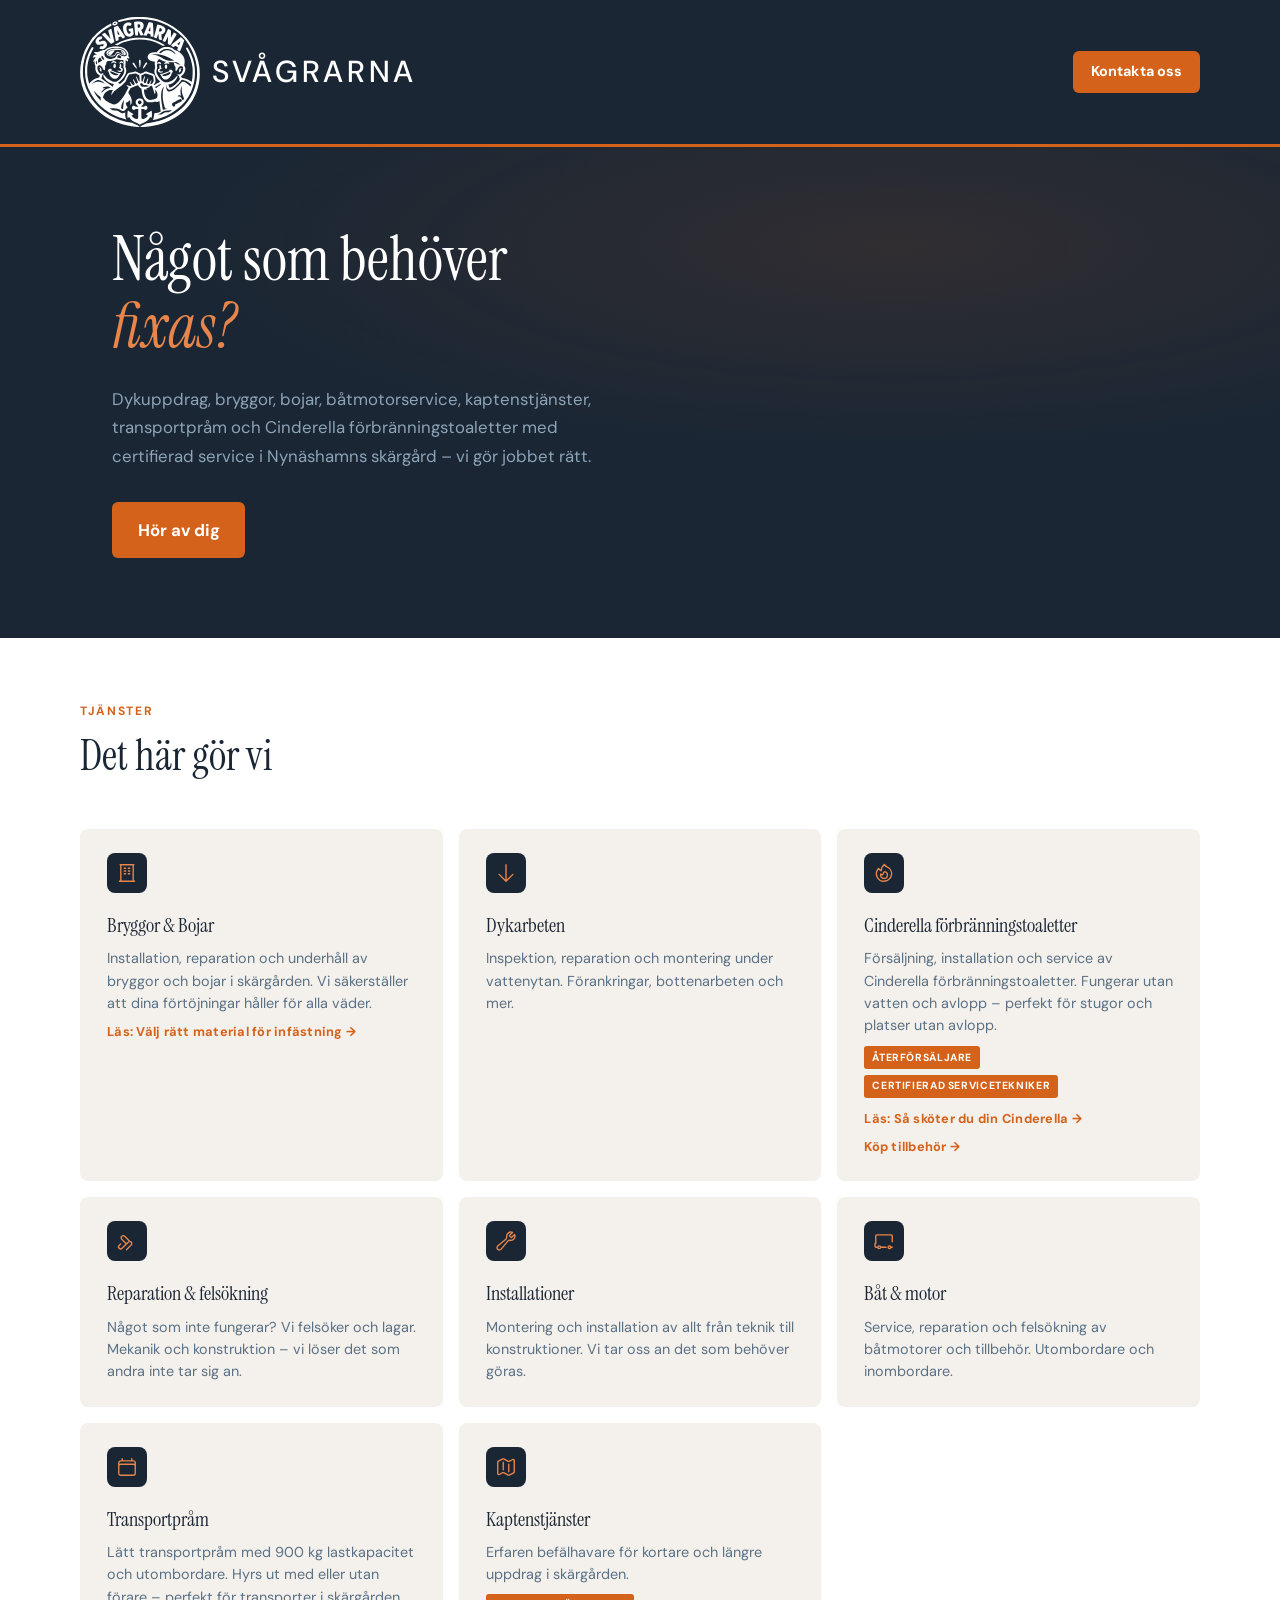
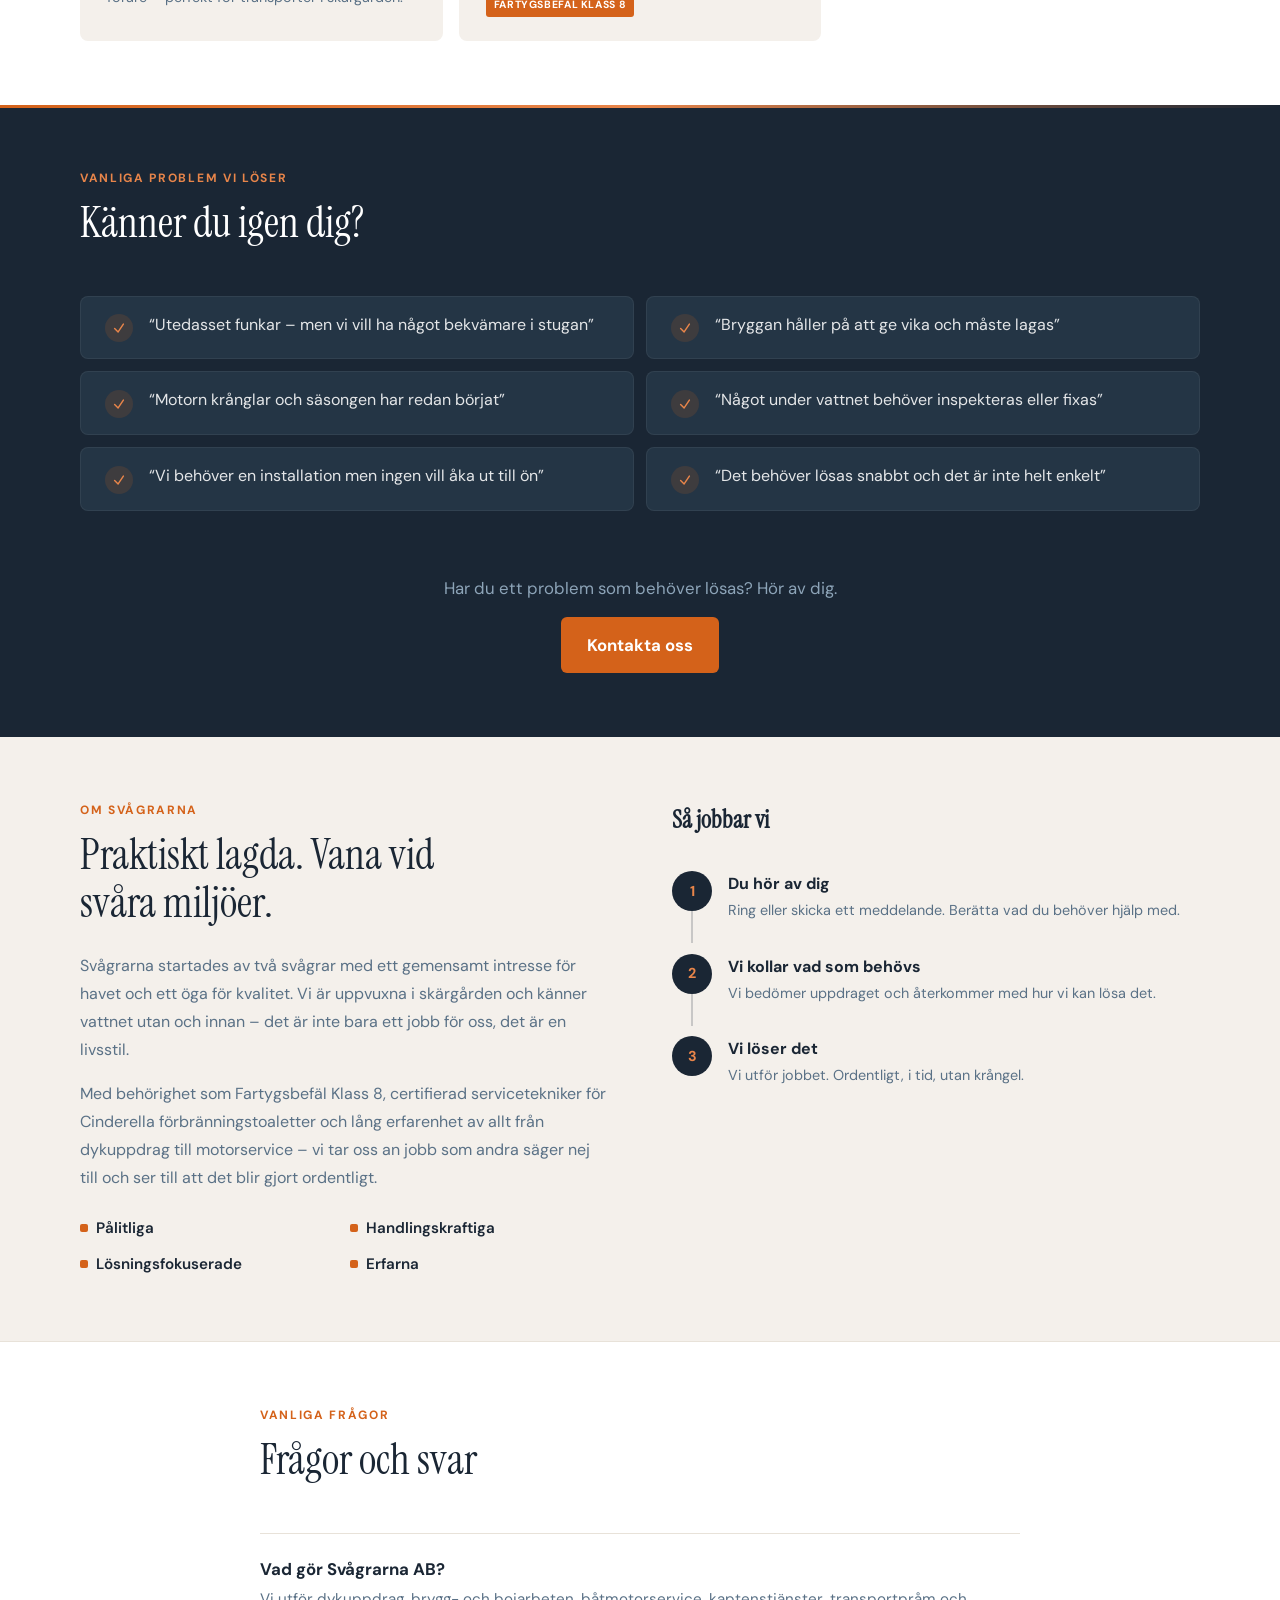
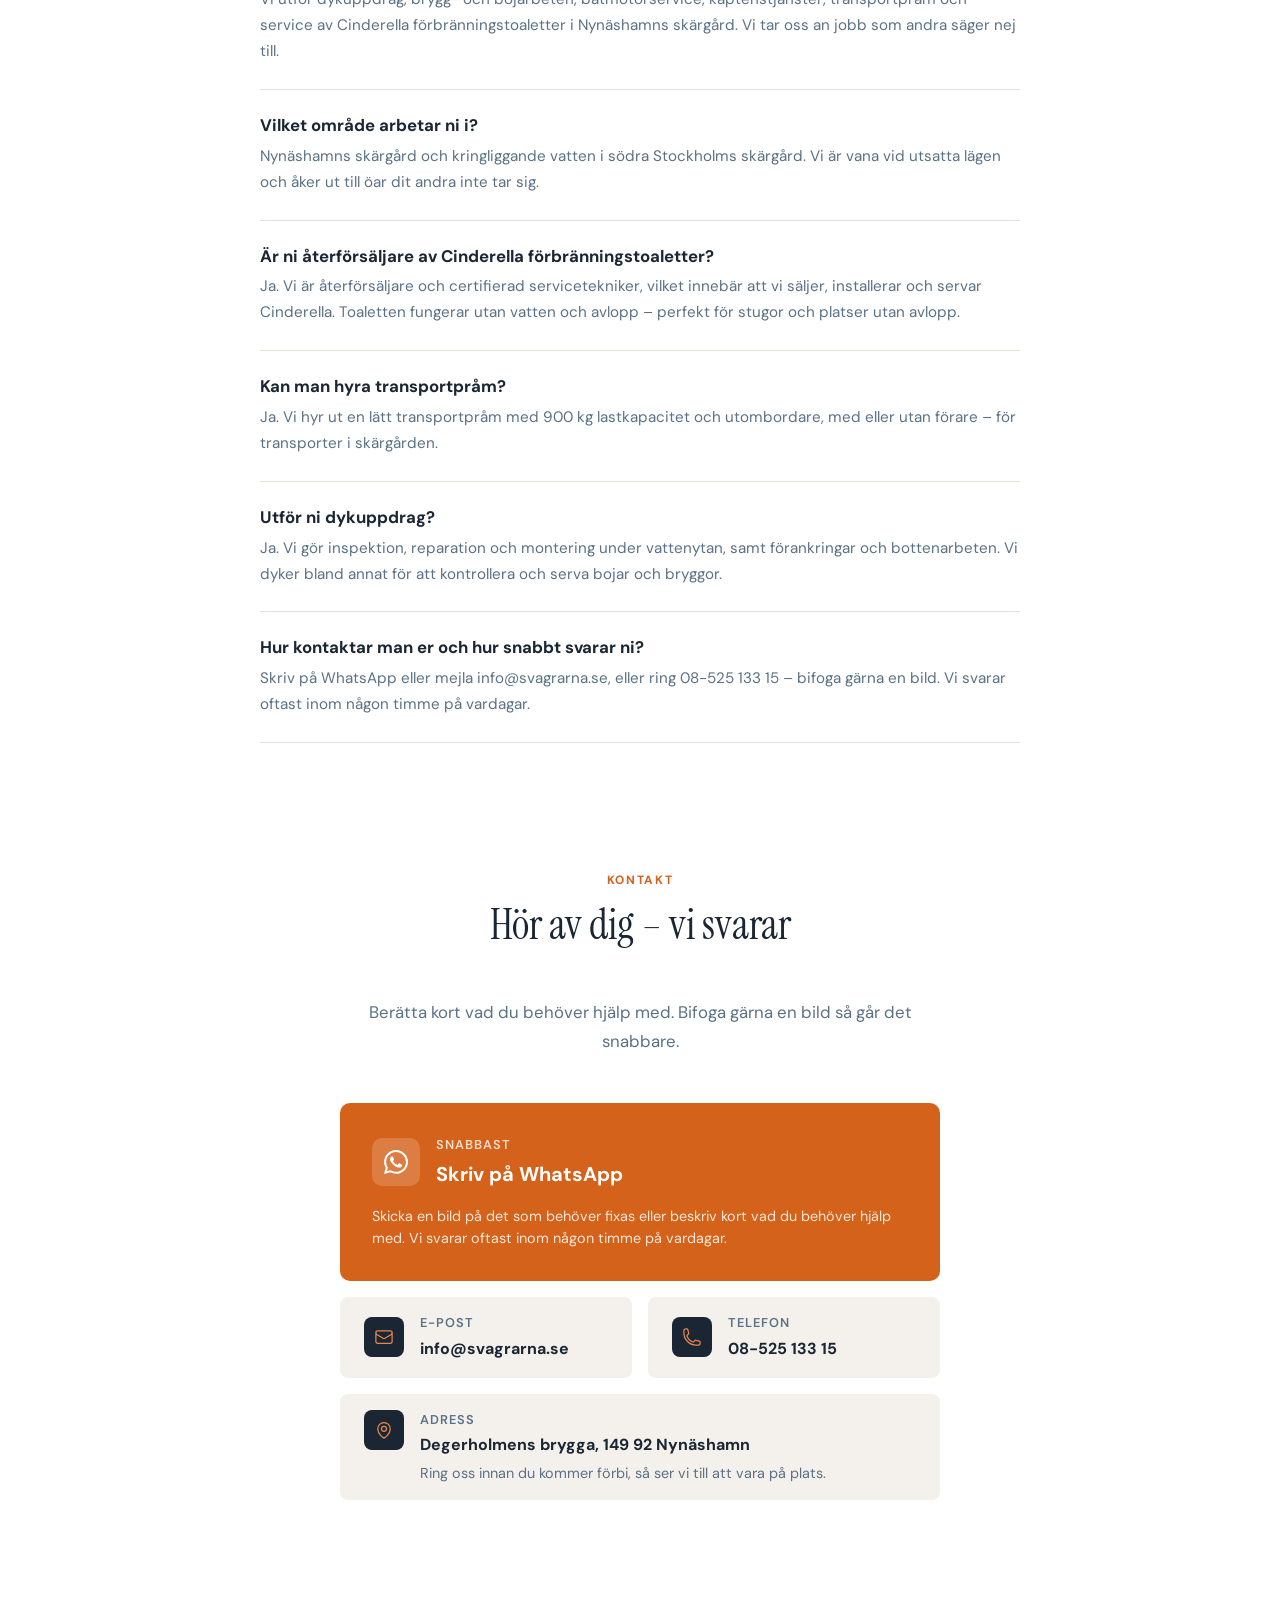
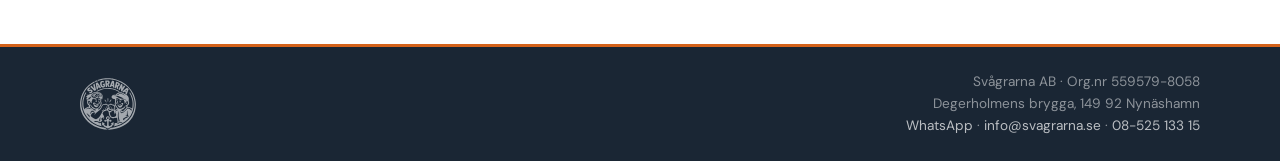
<file: index.html>
<!DOCTYPE html>
<html lang="sv">
<head>
  <meta charset="UTF-8">
  <meta name="viewport" content="width=device-width, initial-scale=1.0">
  <meta name="description" content="Svågrarna AB – Dykuppdrag, bryggor, bojar, båtmotorservice, kaptenstjänster, transportpråm och Cinderella förbränningstoaletter (återförsäljare och certifierad servicetekniker) i Nynäshamns skärgård.">
  <title>Svågrarna AB – Vi löser det</title>

  <link rel="canonical" href="https://svagrarna.se/">
  <meta name="robots" content="index, follow">

  <!-- Open Graph -->
  <meta property="og:type" content="website">
  <meta property="og:title" content="Svågrarna AB – Vi löser det">
  <meta property="og:description" content="Dykuppdrag, bryggor, bojar, båtmotorservice, kaptenstjänster, transportpråm och Cinderella förbränningstoaletter (återförsäljare och certifierad servicetekniker) i Nynäshamns skärgård.">
  <meta property="og:url" content="https://svagrarna.se/">
  <meta property="og:site_name" content="Svågrarna AB">
  <meta property="og:locale" content="sv_SE">
  <meta property="og:image" content="https://svagrarna.se/assets/sv%C3%A5grarna.png">
  <meta property="og:image:width" content="819">
  <meta property="og:image:height" content="753">

  <!-- Twitter Card -->
  <meta name="twitter:card" content="summary_large_image">
  <meta name="twitter:title" content="Svågrarna AB – Vi löser det">
  <meta name="twitter:description" content="Dykuppdrag, bryggor, bojar, båtmotorservice, kaptenstjänster, transportpråm och Cinderella förbränningstoaletter (återförsäljare och certifierad servicetekniker) i Nynäshamns skärgård.">
  <meta name="twitter:image" content="https://svagrarna.se/assets/sv%C3%A5grarna.png">

  <!-- JSON-LD: LocalBusiness -->
  <script type="application/ld+json">
  {
    "@context": "https://schema.org",
    "@type": "LocalBusiness",
    "@id": "https://svagrarna.se/#business",
    "name": "Svågrarna AB",
    "url": "https://svagrarna.se/",
    "image": "https://svagrarna.se/sv%C3%A5grarna.svg",
    "logo": "https://svagrarna.se/sv%C3%A5grarna.svg",
    "email": "info@svagrarna.se",
    "telephone": "+46 8 525 133 15",
    "description": "Svågrarna AB utför dykuppdrag, brygg- och bojarbeten, båtmotorservice, kaptenstjänster, transportpråm och service av Cinderella förbränningstoaletter i Nynäshamns skärgård. Återförsäljare och certifierad servicetekniker för Cinderella.",
    "slogan": "Vi löser det",
    "identifier": {
      "@type": "PropertyValue",
      "propertyID": "organisationsnummer",
      "value": "559579-8058"
    },
    "address": {
      "@type": "PostalAddress",
      "streetAddress": "Degerholmens brygga",
      "postalCode": "149 92",
      "addressLocality": "Nynäshamn",
      "addressRegion": "Stockholms län",
      "addressCountry": "SE"
    },
    "geo": {
      "@type": "GeoCoordinates",
      "latitude": "58.8804596",
      "longitude": "17.8364097"
    },
    "areaServed": [
      { "@type": "Place", "name": "Nynäshamns skärgård" },
      { "@type": "Place", "name": "Södra Stockholms skärgård" },
      { "@type": "AdministrativeArea", "name": "Nynäshamns kommun" }
    ],
    "founder": {
      "@type": "Person",
      "name": "Niklas Andersson",
      "jobTitle": "Grundare",
      "description": "Fartygsbefäl Klass 8, certifierad servicetekniker för Cinderella förbränningstoaletter."
    },
    "knowsAbout": [
      "Dykarbeten",
      "Bryggor och bojar",
      "Förankring och förtöjning",
      "Båtmotorservice",
      "Cinderella förbränningstoaletter"
    ],
    "hasOfferCatalog": {
      "@type": "OfferCatalog",
      "name": "Tjänster",
      "itemListElement": [
        { "@type": "Offer", "itemOffered": { "@type": "Service", "name": "Dykuppdrag", "description": "Inspektion, reparation och montering under vattenytan. Förankringar och bottenarbeten." } },
        { "@type": "Offer", "itemOffered": { "@type": "Service", "name": "Bryggor & bojar", "description": "Installation, reparation och underhåll av bryggor och bojar i skärgården." } },
        { "@type": "Offer", "itemOffered": { "@type": "Service", "name": "Cinderella förbränningstoaletter", "description": "Försäljning, installation och service. Återförsäljare och certifierad servicetekniker." } },
        { "@type": "Offer", "itemOffered": { "@type": "Service", "name": "Båt & motor", "description": "Service, reparation och felsökning av båtmotorer och tillbehör. Utombordare och inombordare." } },
        { "@type": "Offer", "itemOffered": { "@type": "Service", "name": "Kaptenstjänster", "description": "Erfaren befälhavare för kortare och längre uppdrag. Fartygsbefäl Klass 8." } },
        { "@type": "Offer", "itemOffered": { "@type": "Service", "name": "Transportpråm", "description": "Lätt transportpråm med 900 kg lastkapacitet och utombordare. Hyrs ut med eller utan förare." } },
        { "@type": "Offer", "itemOffered": { "@type": "Service", "name": "Reparation & felsökning", "description": "Felsökning och reparation av mekanik och konstruktion." } },
        { "@type": "Offer", "itemOffered": { "@type": "Service", "name": "Installationer", "description": "Montering och installation av teknik och konstruktioner i skärgården." } }
      ]
    },
    "inLanguage": "sv-SE"
  }
  </script>

  <!-- JSON-LD: WebSite -->
  <script type="application/ld+json">
  {
    "@context": "https://schema.org",
    "@type": "WebSite",
    "@id": "https://svagrarna.se/#website",
    "name": "Svågrarna AB",
    "url": "https://svagrarna.se/",
    "publisher": { "@id": "https://svagrarna.se/#business" },
    "inLanguage": "sv-SE"
  }
  </script>

  <link rel="preconnect" href="https://fonts.googleapis.com">
  <link rel="preconnect" href="https://fonts.gstatic.com" crossorigin>
  <link href="https://fonts.googleapis.com/css2?family=DM+Sans:ital,wght@0,400;0,500;0,600;0,700;1,400&family=Instrument+Serif:ital@0;1&display=swap" rel="stylesheet">
  <link rel="stylesheet" href="/styles/site.css">

  <style>
    /* ============================================
       STICKY HEADER
    ============================================ */
    .site-header {
      padding: var(--space-md) var(--space-md);
      transition: padding 0.3s ease;
    }

    .site-header.scrolled {
      padding-top: var(--space-xs);
      padding-bottom: var(--space-xs);
    }

    .header-logo {
      height: 100px;
      transition: height 0.3s ease;
    }

    .site-header.scrolled .header-logo {
      height: 56px;
    }

    .header-wordmark {
      font-size: 1.6rem;
      transition: font-size 0.3s ease;
    }

    .site-header.scrolled .header-wordmark {
      font-size: 1.1rem;
    }

    /* ============================================
       HERO
    ============================================ */
    .hero {
      background: var(--navy);
      color: var(--white);
      position: relative;
      overflow: hidden;
    }

    .hero::before {
      content: '';
      position: absolute;
      inset: 0;
      background:
        radial-gradient(ellipse 80% 60% at 70% 20%, rgba(212,98,26,0.12) 0%, transparent 70%),
        radial-gradient(ellipse 50% 80% at 20% 80%, rgba(26,38,52,0.8) 0%, transparent 60%);
      pointer-events: none;
    }


    .hero-inner {
      position: relative;
      z-index: 1;
      max-width: 1120px;
      margin: 0 auto;
      padding: var(--space-3xl) var(--space-md) var(--space-3xl);
    }


    .hero h1 {
      font-family: var(--font-display);
      font-weight: 400;
      font-size: clamp(2.2rem, 6vw, 3.8rem);
      line-height: 1.1;
      margin-bottom: var(--space-lg);
      max-width: 16ch;
    }

    .hero h1 em {
      font-style: italic;
      color: var(--rust-light);
    }

    .hero-text {
      font-size: 1.05rem;
      line-height: 1.7;
      color: var(--slate-light);
      max-width: 44ch;
      margin-bottom: var(--space-xl);
    }

    .hero-cta-group {
      display: flex;
      flex-wrap: wrap;
      gap: var(--space-sm);
    }

    .btn-primary {
      display: inline-flex;
      align-items: center;
      gap: 0.5rem;
      background: var(--rust);
      color: var(--white);
      font-weight: 700;
      font-size: 1.05rem;
      padding: 0.9rem 1.6rem;
      border-radius: 6px;
      transition: background 0.2s, transform 0.15s;
    }

    .btn-primary:hover { background: var(--rust-dark); }
    .btn-primary:active { transform: scale(0.97); }

    .btn-primary svg {
      width: 20px;
      height: 20px;
    }

    .btn-secondary {
      display: inline-flex;
      align-items: center;
      gap: 0.5rem;
      background: transparent;
      color: var(--white);
      font-weight: 600;
      font-size: 1.05rem;
      padding: 0.9rem 1.6rem;
      border-radius: 6px;
      border: 2px solid rgba(255,255,255,0.25);
      transition: border-color 0.2s, background 0.2s;
    }

    .btn-secondary:hover {
      border-color: rgba(255,255,255,0.5);
      background: rgba(255,255,255,0.05);
    }

    /* ============================================
       SERVICES GRID
    ============================================ */
    .services {
      padding: var(--space-3xl) var(--space-md);
      background: var(--white);
    }

    .services-inner {
      max-width: 1120px;
      margin: 0 auto;
    }

    .section-label {
      font-size: 0.75rem;
      font-weight: 700;
      letter-spacing: 0.14em;
      text-transform: uppercase;
      color: var(--rust);
      margin-bottom: var(--space-sm);
    }

    .section-title {
      font-family: var(--font-display);
      font-size: clamp(1.8rem, 4vw, 2.6rem);
      font-weight: 400;
      line-height: 1.15;
      margin-bottom: var(--space-2xl);
      max-width: 20ch;
    }

    .services-grid {
      display: grid;
      grid-template-columns: 1fr;
      gap: var(--space-md);
    }

    @media (min-width: 600px) {
      .services-grid { grid-template-columns: 1fr 1fr; }
    }

    @media (min-width: 900px) {
      .services-grid { grid-template-columns: 1fr 1fr 1fr; }
    }

    .service-card {
      background: var(--sand);
      border-radius: 8px;
      padding: var(--space-lg) var(--space-lg) var(--space-lg);
      border-left: 3px solid transparent;
      transition: border-color 0.25s, transform 0.2s;
      position: relative;
    }

    .service-card:hover {
      border-left-color: var(--rust);
      transform: translateY(-2px);
    }

    .service-card .service-icon {
      width: 40px;
      height: 40px;
      background: var(--navy);
      border-radius: 8px;
      display: flex;
      align-items: center;
      justify-content: center;
      margin-bottom: var(--space-md);
      color: var(--rust-light);
    }

    .service-card .service-icon svg {
      width: 22px;
      height: 22px;
    }

    .service-card h3 {
      font-family: var(--font-display);
      font-size: 1.25rem;
      font-weight: 400;
      margin-bottom: 0.4rem;
    }

    .service-card p {
      font-size: 0.9rem;
      color: var(--text-light);
      line-height: 1.55;
    }

    .service-card-links {
      display: flex;
      align-items: flex-start;
      flex-direction: column;
      gap: 0.45rem;
      margin-top: 0.7rem;
    }

    .service-card-link {
      color: var(--rust);
      font-size: 0.8rem;
      font-weight: 700;
      letter-spacing: 0.02em;
    }

    .service-card-link:hover { color: var(--rust-dark); }

    /* ============================================
       PROBLEMS SECTION
    ============================================ */
    .problems {
      padding: var(--space-3xl) var(--space-md);
      background: var(--navy);
      color: var(--white);
      position: relative;
    }

    .problems::before {
      content: '';
      position: absolute;
      top: 0;
      left: 0;
      right: 0;
      height: 3px;
      background: linear-gradient(90deg, var(--rust) 0%, var(--rust-light) 50%, transparent 100%);
    }

    .problems-inner {
      max-width: 1120px;
      margin: 0 auto;
    }

    .problems .section-label {
      color: var(--rust-light);
    }

    .problems .section-title {
      color: var(--white);
    }

    .problems-list {
      display: grid;
      grid-template-columns: 1fr;
      gap: var(--space-sm);
      margin-bottom: var(--space-2xl);
    }

    @media (min-width: 700px) {
      .problems-list { grid-template-columns: 1fr 1fr; }
    }

    .problem-item {
      display: flex;
      align-items: flex-start;
      gap: var(--space-md);
      padding: var(--space-md) var(--space-lg);
      background: var(--navy-mid);
      border-radius: 8px;
      border: 1px solid rgba(255,255,255,0.06);
      transition: border-color 0.25s;
    }

    .problem-item:hover {
      border-color: var(--rust);
    }

    .problem-check {
      flex-shrink: 0;
      width: 28px;
      height: 28px;
      background: rgba(212,98,26,0.15);
      border-radius: 50%;
      display: flex;
      align-items: center;
      justify-content: center;
      margin-top: 0.1rem;
    }

    .problem-check svg {
      width: 14px;
      height: 14px;
      color: var(--rust-light);
    }

    .problem-item span {
      font-size: 1rem;
      line-height: 1.5;
      color: rgba(255,255,255,0.88);
    }

    .problems-cta {
      text-align: center;
      padding-top: var(--space-md);
    }

    .problems-cta p {
      color: var(--slate-light);
      margin-bottom: var(--space-md);
      font-size: 1.05rem;
    }

    /* ============================================
       ABOUT
    ============================================ */
    .about {
      padding: var(--space-3xl) var(--space-md);
      background: var(--sand);
    }

    .about-inner {
      max-width: 1120px;
      margin: 0 auto;
      display: grid;
      grid-template-columns: 1fr;
      gap: var(--space-2xl);
    }

    @media (min-width: 768px) {
      .about-inner { grid-template-columns: 1fr 1fr; gap: var(--space-3xl); }
    }

    .about-content .section-title {
      margin-bottom: var(--space-lg);
    }

    .about-text {
      font-size: 1rem;
      line-height: 1.75;
      color: var(--text-light);
    }

    .about-text + .about-text {
      margin-top: var(--space-md);
    }

    .about-traits {
      list-style: none;
      display: grid;
      grid-template-columns: 1fr 1fr;
      gap: var(--space-sm);
      margin-top: var(--space-lg);
    }

    .about-traits li {
      display: flex;
      align-items: center;
      gap: 0.5rem;
      font-weight: 600;
      font-size: 0.95rem;
    }

    .about-traits li::before {
      content: '';
      width: 8px;
      height: 8px;
      background: var(--rust);
      border-radius: 2px;
      flex-shrink: 0;
    }

    /* Process side */
    .about-process h3 {
      font-family: var(--font-display);
      font-size: 1.5rem;
      margin-bottom: var(--space-xl);
    }

    .process-steps {
      display: flex;
      flex-direction: column;
      gap: 0;
      position: relative;
    }

    .process-step {
      display: flex;
      gap: var(--space-md);
      padding-bottom: var(--space-xl);
      position: relative;
    }

    .process-step:last-child { padding-bottom: 0; }

    .step-marker {
      flex-shrink: 0;
      width: 40px;
      height: 40px;
      background: var(--navy);
      color: var(--rust-light);
      border-radius: 50%;
      display: flex;
      align-items: center;
      justify-content: center;
      font-weight: 700;
      font-size: 0.9rem;
      position: relative;
      z-index: 1;
    }

    .process-step:not(:last-child) .step-marker::after {
      content: '';
      position: absolute;
      top: 100%;
      left: 50%;
      transform: translateX(-50%);
      width: 2px;
      height: calc(var(--space-xl));
      background: var(--navy);
      opacity: 0.2;
    }

    .step-content h4 {
      font-size: 1rem;
      font-weight: 700;
      margin-bottom: 0.2rem;
    }

    .step-content p {
      font-size: 0.9rem;
      color: var(--text-light);
      line-height: 1.5;
    }

    /* ============================================
       CONTACT
    ============================================ */
    .contact {
      padding: var(--space-3xl) var(--space-md) var(--space-4xl);
      background: var(--white);
      text-align: center;
    }

    .contact-inner {
      max-width: 600px;
      margin: 0 auto;
    }

    .contact .section-title {
      margin-left: auto;
      margin-right: auto;
      text-align: center;
      max-width: none;
    }

    .contact-intro {
      color: var(--text-light);
      font-size: 1.05rem;
      margin-bottom: var(--space-2xl);
      line-height: 1.7;
    }

    .contact-methods {
      display: flex;
      flex-direction: column;
      gap: var(--space-md);
      margin-bottom: var(--space-2xl);
    }

    .contact-card {
      display: flex;
      align-items: center;
      gap: var(--space-md);
      padding: var(--space-lg);
      background: var(--sand);
      border-radius: 8px;
      text-align: left;
      transition: transform 0.2s, box-shadow 0.2s;
    }

    .contact-card:hover {
      transform: translateY(-2px);
      box-shadow: 0 4px 20px rgba(0,0,0,0.08);
    }

    /* Featured WhatsApp card – primary contact method */
    .contact-card-featured {
      background: var(--rust);
      color: var(--white);
      padding: var(--space-xl);
      border-radius: 10px;
      flex-direction: column;
      align-items: stretch;
      text-align: left;
      gap: 1rem;
    }
    .contact-card-featured .contact-card-row {
      display: flex;
      align-items: center;
      gap: var(--space-md);
    }
    .contact-card-featured .contact-icon {
      background: rgba(255,255,255,0.18);
      color: var(--white);
    }
    .contact-card-featured .contact-card-label {
      color: rgba(255,255,255,0.8);
    }
    .contact-card-featured .contact-card-value {
      color: var(--white);
      font-size: 1.25rem;
    }
    .contact-card-featured .contact-card-note {
      color: rgba(255,255,255,0.85);
      font-size: 0.9rem;
      line-height: 1.5;
      margin: 0;
    }
    .contact-card-featured:hover {
      background: var(--rust-dark);
    }

    /* Secondary contact methods – mail + phone side by side */
    .contact-methods-secondary {
      display: grid;
      grid-template-columns: 1fr;
      gap: var(--space-md);
    }
    @media (min-width: 600px) {
      .contact-methods-secondary { grid-template-columns: 1fr 1fr; }
    }
    .contact-card-secondary {
      padding: var(--space-md) var(--space-lg);
    }
    .contact-card-secondary .contact-icon {
      width: 40px;
      height: 40px;
      border-radius: 8px;
    }
    .contact-card-secondary .contact-icon svg {
      width: 20px;
      height: 20px;
    }
    .contact-card-secondary .contact-card-value {
      font-size: 1rem;
    }
    .contact-card-address {
      align-items: flex-start;
      grid-column: 1 / -1;
    }
    .contact-card-address .contact-card-note {
      color: var(--text-light);
      font-size: 0.9rem;
      line-height: 1.5;
      margin-top: 0.3rem;
    }

    .contact-icon {
      flex-shrink: 0;
      width: 48px;
      height: 48px;
      background: var(--navy);
      border-radius: 10px;
      display: flex;
      align-items: center;
      justify-content: center;
      color: var(--rust-light);
    }

    .contact-icon svg {
      width: 24px;
      height: 24px;
    }

    .contact-card-label {
      font-size: 0.8rem;
      font-weight: 600;
      text-transform: uppercase;
      letter-spacing: 0.08em;
      color: var(--text-light);
      margin-bottom: 0.15rem;
    }

    .contact-card-value {
      font-size: 1.15rem;
      font-weight: 700;
      color: var(--text);
    }

    .contact-cta-big {
      display: inline-flex;
      align-items: center;
      justify-content: center;
      gap: 0.6rem;
      width: 100%;
      max-width: 400px;
      background: var(--rust);
      color: var(--white);
      font-weight: 700;
      font-size: 1.15rem;
      padding: 1.1rem 2rem;
      border-radius: 8px;
      transition: background 0.2s, transform 0.15s;
    }

    .contact-cta-big:hover { background: var(--rust-dark); }
    .contact-cta-big:active { transform: scale(0.98); }

    .contact-cta-big svg {
      width: 22px;
      height: 22px;
    }

    /* ============================================
       FAQ
    ============================================ */
    .faq {
      padding: var(--space-3xl) var(--space-md);
      background: var(--white);
      border-top: 1px solid var(--sand-dark);
    }

    .faq-inner {
      max-width: 760px;
      margin: 0 auto;
    }

    .faq-item {
      border-top: 1px solid var(--sand-dark);
      padding: var(--space-lg) 0;
    }

    .faq-item:last-child {
      border-bottom: 1px solid var(--sand-dark);
    }

    .faq-item h3 {
      font-family: var(--font-body);
      font-size: 1.05rem;
      font-weight: 700;
      color: var(--text);
      margin-bottom: 0.4rem;
      line-height: 1.4;
    }

    .faq-item p {
      font-size: 0.95rem;
      color: var(--text-light);
      line-height: 1.7;
      margin: 0;
    }

    /* ============================================
       SCROLL ANIMATIONS
    ============================================ */
    .fade-up {
      opacity: 0;
      transform: translateY(24px);
      transition: opacity 0.6s ease-out, transform 0.6s ease-out;
    }

    .fade-up.visible {
      opacity: 1;
      transform: translateY(0);
    }

    /* Stagger children */
    .stagger-children .fade-up:nth-child(1) { transition-delay: 0s; }
    .stagger-children .fade-up:nth-child(2) { transition-delay: 0.07s; }
    .stagger-children .fade-up:nth-child(3) { transition-delay: 0.14s; }
    .stagger-children .fade-up:nth-child(4) { transition-delay: 0.21s; }
    .stagger-children .fade-up:nth-child(5) { transition-delay: 0.28s; }
    .stagger-children .fade-up:nth-child(6) { transition-delay: 0.35s; }
    .stagger-children .fade-up:nth-child(7) { transition-delay: 0.42s; }
    .stagger-children .fade-up:nth-child(8) { transition-delay: 0.49s; }

    /* ============================================
       DESKTOP REFINEMENTS
    ============================================ */
    @media (min-width: 768px) {
      .hero-inner {
        padding: var(--space-4xl) var(--space-xl) var(--space-4xl);
      }

      .services, .problems, .about, .contact {
        padding-left: var(--space-xl);
        padding-right: var(--space-xl);
      }

      .site-header {
        padding: var(--space-sm) var(--space-xl);
      }

      .header-logo { height: 120px; }
      .site-header.scrolled .header-logo { height: 60px; }
      .header-wordmark { font-size: 1.9rem; }
      .site-header.scrolled .header-wordmark { font-size: 1.2rem; }
    }

    @media (min-width: 1024px) {
      .hero-inner {
        padding: 5rem var(--space-xl) 5rem;
      }
    }

    /* Touch target sizing for mobile */
    @media (max-width: 600px) {
      .header-logo { height: 72px; }
      .site-header.scrolled .header-logo { height: 44px; }
      .header-wordmark { font-size: 1.5rem; }
      .site-header.scrolled .header-wordmark { font-size: 1rem; }

      .btn-primary, .btn-secondary, .contact-cta-big {
        min-height: 48px;
      }

      .contact-card {
        min-height: 64px;
      }
    }

    /* Reduce motion for accessibility */
    @media (prefers-reduced-motion: reduce) {
      .fade-up {
        opacity: 1;
        transform: none;
        transition: none;
      }
    }
  </style>
</head>
<body>

  <!-- ========== HEADER ========== -->
  <header class="site-header">
    <div class="header-inner">
      <a href="/" class="header-brand" aria-label="Svågrarna AB – Startsida">
        <img src="sv%C3%A5grarna.svg" alt="" class="header-logo">
        <span class="header-wordmark">SVÅGRARNA</span>
      </a>
      <div class="header-actions">
        <a href="#kontakt" class="btn-call" aria-label="Kontakta oss">
          <span class="btn-label-short">Kontakt</span>
          <span class="btn-label-long">Kontakta oss</span>
        </a>
      </div>
    </div>
  </header>

  <main>

    <!-- ========== HERO ========== -->
    <section class="hero">
      <div class="hero-inner">
        <h1>Något som behöver <em>fixas?</em></h1>
        <p class="hero-text">
          Dykuppdrag, bryggor, bojar, båtmotorservice, kaptenstjänster, transportpråm och Cinderella förbränningstoaletter med certifierad service i Nynäshamns skärgård&nbsp;&ndash; vi gör jobbet rätt.
        </p>
        <div class="hero-cta-group">
          <a href="#kontakt" class="btn-primary">
            Hör av dig
          </a>
        </div>
      </div>
    </section>

    <!-- ========== SERVICES ========== -->
    <section class="services" id="tjanster">
      <div class="services-inner">
        <div class="section-label">Tjänster</div>
        <h2 class="section-title">Det här gör vi</h2>
        <div class="services-grid stagger-children">

          <div class="service-card fade-up">
            <div class="service-icon">
              <svg xmlns="http://www.w3.org/2000/svg" fill="none" viewBox="0 0 24 24" stroke-width="1.5" stroke="currentColor"><path stroke-linecap="round" stroke-linejoin="round" d="M3.75 21h16.5M4.5 3h15M5.25 3v18m13.5-18v18M9 6.75h1.5m-1.5 3h1.5m-1.5 3h1.5m3-6H15m-1.5 3H15m-1.5 3H15"/></svg>
            </div>
            <h3>Bryggor &amp; Bojar</h3>
            <p>Installation, reparation och underhåll av bryggor och bojar i skärgården. Vi säkerställer att dina förtöjningar håller för alla väder.</p>
            <a href="artiklar/valj-ratt-material-bojar-bryggor/" style="display:inline-block;margin-top:0.5rem;font-size:0.8rem;font-weight:700;color:var(--rust);letter-spacing:0.02em;">Läs: Välj rätt material för infästning →</a>
          </div>

          <div class="service-card fade-up">
            <div class="service-icon">
              <svg xmlns="http://www.w3.org/2000/svg" fill="none" viewBox="0 0 24 24" stroke-width="1.5" stroke="currentColor"><path stroke-linecap="round" stroke-linejoin="round" d="M19.5 13.5 12 21m0 0-7.5-7.5M12 21V3"/></svg>
            </div>
            <h3>Dykarbeten</h3>
            <p>Inspektion, reparation och montering under vattenytan. Förankringar, bottenarbeten och mer.</p>
          </div>

          <div class="service-card fade-up">
            <div class="service-icon">
              <svg xmlns="http://www.w3.org/2000/svg" fill="none" viewBox="0 0 24 24" stroke-width="1.5" stroke="currentColor"><path stroke-linecap="round" stroke-linejoin="round" d="M15.362 5.214A8.252 8.252 0 0112 21 8.25 8.25 0 016.038 7.048 8.287 8.287 0 009 9.6a8.983 8.983 0 013.361-6.867 8.21 8.21 0 003 2.48z"/><path stroke-linecap="round" stroke-linejoin="round" d="M12 18a3.75 3.75 0 00.495-7.467 5.99 5.99 0 00-1.925 3.546 5.974 5.974 0 01-2.133-1A3.75 3.75 0 0012 18z"/></svg>
            </div>
            <h3>Cinderella förbränningstoaletter</h3>
            <p>Försäljning, installation och service av Cinderella förbränningstoaletter. Fungerar utan vatten och avlopp &ndash; perfekt för stugor och platser utan avlopp.</p>
            <div style="display:flex;flex-wrap:wrap;gap:0.35rem;margin-top:0.6rem;">
              <span style="font-size:0.65rem;font-weight:700;background:var(--rust);color:var(--white);padding:0.2rem 0.5rem;border-radius:3px;letter-spacing:0.06em;text-transform:uppercase;">Återförsäljare</span>
              <span style="font-size:0.65rem;font-weight:700;background:var(--rust);color:var(--white);padding:0.2rem 0.5rem;border-radius:3px;letter-spacing:0.06em;text-transform:uppercase;">Certifierad servicetekniker</span>
            </div>
            <div class="service-card-links">
              <a href="artiklar/cinderella-skotsel-och-service/" class="service-card-link">Läs: Så sköter du din Cinderella →</a>
              <a href="pages/reservdelar.html" class="service-card-link">Köp tillbehör →</a>
            </div>
          </div>

          <div class="service-card fade-up">
            <div class="service-icon">
              <svg xmlns="http://www.w3.org/2000/svg" fill="none" viewBox="0 0 24 24" stroke-width="1.5" stroke="currentColor"><path stroke-linecap="round" stroke-linejoin="round" d="M11.42 15.17l-5.1-5.1a2.25 2.25 0 113.18-3.18l5.1 5.1m-6.36 6.36l5.1-5.1a2.25 2.25 0 113.18 3.18l-5.1 5.1m-6.36-6.36l-1.591 1.591a2.25 2.25 0 003.182 3.182l1.591-1.591"/></svg>
            </div>
            <h3>Reparation &amp; felsökning</h3>
            <p>Något som inte fungerar? Vi felsöker och lagar. Mekanik och konstruktion – vi löser det som andra inte tar sig an.</p>
          </div>

          <div class="service-card fade-up">
            <div class="service-icon">
              <svg xmlns="http://www.w3.org/2000/svg" fill="none" viewBox="0 0 24 24" stroke-width="1.5" stroke="currentColor"><path stroke-linecap="round" stroke-linejoin="round" d="M21.75 6.75a4.5 4.5 0 01-4.884 4.484c-1.076-.091-2.264.071-2.95.904l-7.152 8.684a2.548 2.548 0 11-3.586-3.586l8.684-7.152c.833-.686.995-1.874.904-2.95a4.5 4.5 0 016.336-4.486l-3.276 3.276a3.004 3.004 0 002.25 2.25l3.276-3.276c.256.565.398 1.192.398 1.852z"/></svg>
            </div>
            <h3>Installationer</h3>
            <p>Montering och installation av allt från teknik till konstruktioner. Vi tar oss an det som behöver göras.</p>
          </div>

          <div class="service-card fade-up">
            <div class="service-icon">
              <svg xmlns="http://www.w3.org/2000/svg" fill="none" viewBox="0 0 24 24" stroke-width="1.5" stroke="currentColor"><path stroke-linecap="round" stroke-linejoin="round" d="M8.25 18.75a1.5 1.5 0 01-3 0m3 0a1.5 1.5 0 00-3 0m3 0h6m-9 0H3.375a1.125 1.125 0 01-1.125-1.125V14.25m17.25 4.5a1.5 1.5 0 01-3 0m3 0a1.5 1.5 0 00-3 0m3 0H21M3.375 14.25h.008M21 12.75V6.375a1.125 1.125 0 00-1.125-1.125H4.125A1.125 1.125 0 003 6.375v7.875"/></svg>
            </div>
            <h3>Båt &amp; motor</h3>
            <p>Service, reparation och felsökning av båtmotorer och tillbehör. Utombordare och inombordare.</p>
          </div>

          <div class="service-card fade-up">
            <div class="service-icon">
              <svg xmlns="http://www.w3.org/2000/svg" fill="none" viewBox="0 0 24 24" stroke-width="1.5" stroke="currentColor"><path stroke-linecap="round" stroke-linejoin="round" d="M6.75 3v2.25M17.25 3v2.25M3 18.75V7.5a2.25 2.25 0 012.25-2.25h13.5A2.25 2.25 0 0121 7.5v11.25m-18 0A2.25 2.25 0 005.25 21h13.5A2.25 2.25 0 0021 18.75m-18 0v-7.5A2.25 2.25 0 015.25 9h13.5A2.25 2.25 0 0121 11.25v7.5"/></svg>
            </div>
            <h3>Transportpråm</h3>
            <p>Lätt transportpråm med 900&nbsp;kg lastkapacitet och utombordare. Hyrs ut med eller utan förare&nbsp;&ndash; perfekt för transporter i skärgården.</p>
          </div>

          <div class="service-card fade-up">
            <div class="service-icon">
              <svg xmlns="http://www.w3.org/2000/svg" fill="none" viewBox="0 0 24 24" stroke-width="1.5" stroke="currentColor"><path stroke-linecap="round" stroke-linejoin="round" d="M9 6.75V15m6-6v8.25m.503 3.498l4.875-2.437c.381-.19.622-.58.622-1.006V4.82c0-.836-.88-1.38-1.628-1.006l-3.869 1.934c-.317.159-.69.159-1.006 0L9.503 3.252a1.125 1.125 0 00-1.006 0L3.622 5.689C3.24 5.88 3 6.27 3 6.695V19.18c0 .836.88 1.38 1.628 1.006l3.869-1.934c.317-.159.69-.159 1.006 0l4.994 2.497c.317.158.69.158 1.006 0z"/></svg>
            </div>
            <h3>Kaptenstjänster</h3>
            <p>Erfaren befälhavare för kortare och längre uppdrag i skärgården.</p>
            <span style="display:inline-block;margin-top:0.5rem;font-size:0.65rem;font-weight:700;background:var(--rust);color:var(--white);padding:0.2rem 0.5rem;border-radius:3px;letter-spacing:0.06em;text-transform:uppercase;">Fartygsbefäl Klass 8</span>
          </div>

        </div>
      </div>
    </section>

    <!-- ========== PROBLEMS ========== -->
    <section class="problems">
      <div class="problems-inner">
        <div class="section-label">Vanliga problem vi löser</div>
        <h2 class="section-title">Känner du igen dig?</h2>
        <div class="problems-list stagger-children">

          <div class="problem-item fade-up">
            <div class="problem-check">
              <svg xmlns="http://www.w3.org/2000/svg" fill="none" viewBox="0 0 24 24" stroke-width="2.5" stroke="currentColor"><path stroke-linecap="round" stroke-linejoin="round" d="M4.5 12.75l6 6 9-13.5"/></svg>
            </div>
            <span>&ldquo;Utedasset funkar &ndash; men vi vill ha något bekvämare i stugan&rdquo;</span>
          </div>

          <div class="problem-item fade-up">
            <div class="problem-check">
              <svg xmlns="http://www.w3.org/2000/svg" fill="none" viewBox="0 0 24 24" stroke-width="2.5" stroke="currentColor"><path stroke-linecap="round" stroke-linejoin="round" d="M4.5 12.75l6 6 9-13.5"/></svg>
            </div>
            <span>&ldquo;Bryggan håller på att ge vika och måste lagas&rdquo;</span>
          </div>

          <div class="problem-item fade-up">
            <div class="problem-check">
              <svg xmlns="http://www.w3.org/2000/svg" fill="none" viewBox="0 0 24 24" stroke-width="2.5" stroke="currentColor"><path stroke-linecap="round" stroke-linejoin="round" d="M4.5 12.75l6 6 9-13.5"/></svg>
            </div>
            <span>&ldquo;Motorn krånglar och säsongen har redan börjat&rdquo;</span>
          </div>

          <div class="problem-item fade-up">
            <div class="problem-check">
              <svg xmlns="http://www.w3.org/2000/svg" fill="none" viewBox="0 0 24 24" stroke-width="2.5" stroke="currentColor"><path stroke-linecap="round" stroke-linejoin="round" d="M4.5 12.75l6 6 9-13.5"/></svg>
            </div>
            <span>&ldquo;Något under vattnet behöver inspekteras eller fixas&rdquo;</span>
          </div>

          <div class="problem-item fade-up">
            <div class="problem-check">
              <svg xmlns="http://www.w3.org/2000/svg" fill="none" viewBox="0 0 24 24" stroke-width="2.5" stroke="currentColor"><path stroke-linecap="round" stroke-linejoin="round" d="M4.5 12.75l6 6 9-13.5"/></svg>
            </div>
            <span>&ldquo;Vi behöver en installation men ingen vill åka ut till ön&rdquo;</span>
          </div>

          <div class="problem-item fade-up">
            <div class="problem-check">
              <svg xmlns="http://www.w3.org/2000/svg" fill="none" viewBox="0 0 24 24" stroke-width="2.5" stroke="currentColor"><path stroke-linecap="round" stroke-linejoin="round" d="M4.5 12.75l6 6 9-13.5"/></svg>
            </div>
            <span>&ldquo;Det behöver lösas snabbt och det är inte helt enkelt&rdquo;</span>
          </div>

        </div>
        <div class="problems-cta">
          <p>Har du ett problem som behöver lösas? Hör av dig.</p>
          <a href="#kontakt" class="btn-primary">
            Kontakta oss
          </a>
        </div>
      </div>
    </section>

    <!-- ========== ABOUT + PROCESS ========== -->
    <section class="about" id="om-oss">
      <div class="about-inner">
        <div class="about-content">
          <div class="section-label">Om Svågrarna</div>
          <h2 class="section-title">Praktiskt lagda. Vana vid svåra miljöer.</h2>
          <p class="about-text">
            Svågrarna startades av två svågrar med ett gemensamt intresse för havet och ett öga för kvalitet. Vi är uppvuxna i skärgården och känner vattnet utan och innan &ndash; det är inte bara ett jobb för oss, det är en livsstil.
          </p>
          <p class="about-text">
            Med behörighet som Fartygsbefäl Klass&nbsp;8, certifierad servicetekniker för Cinderella förbränningstoaletter och lång erfarenhet av allt från dykuppdrag till motorservice &ndash; vi tar oss an jobb som andra säger nej till och ser till att det blir gjort ordentligt.
          </p>
          <ul class="about-traits">
            <li>Pålitliga</li>
            <li>Handlingskraftiga</li>
            <li>Lösningsfokuserade</li>
            <li>Erfarna</li>
          </ul>
        </div>
        <div class="about-process">
          <h3>Så jobbar vi</h3>
          <div class="process-steps">
            <div class="process-step">
              <div class="step-marker">1</div>
              <div class="step-content">
                <h4>Du hör av dig</h4>
                <p>Ring eller skicka ett meddelande. Berätta vad du behöver hjälp med.</p>
              </div>
            </div>
            <div class="process-step">
              <div class="step-marker">2</div>
              <div class="step-content">
                <h4>Vi kollar vad som behövs</h4>
                <p>Vi bedömer uppdraget och återkommer med hur vi kan lösa det.</p>
              </div>
            </div>
            <div class="process-step">
              <div class="step-marker">3</div>
              <div class="step-content">
                <h4>Vi löser det</h4>
                <p>Vi utför jobbet. Ordentligt, i tid, utan krångel.</p>
              </div>
            </div>
          </div>
        </div>
      </div>
    </section>

    <!-- ========== FAQ ========== -->
    <section class="faq" id="faq" aria-labelledby="faq-rubrik">
      <div class="faq-inner">
        <div class="section-label">Vanliga frågor</div>
        <h2 class="section-title" id="faq-rubrik">Frågor och svar</h2>

        <div class="faq-item">
          <h3>Vad gör Svågrarna AB?</h3>
          <p>Vi utför dykuppdrag, brygg- och bojarbeten, båtmotorservice, kaptenstjänster, transportpråm och service av Cinderella förbränningstoaletter i Nynäshamns skärgård. Vi tar oss an jobb som andra säger nej till.</p>
        </div>

        <div class="faq-item">
          <h3>Vilket område arbetar ni i?</h3>
          <p>Nynäshamns skärgård och kringliggande vatten i södra Stockholms skärgård. Vi är vana vid utsatta lägen och åker ut till öar dit andra inte tar sig.</p>
        </div>

        <div class="faq-item">
          <h3>Är ni återförsäljare av Cinderella förbränningstoaletter?</h3>
          <p>Ja. Vi är återförsäljare och certifierad servicetekniker, vilket innebär att vi säljer, installerar och servar Cinderella. Toaletten fungerar utan vatten och avlopp – perfekt för stugor och platser utan avlopp.</p>
        </div>

        <div class="faq-item">
          <h3>Kan man hyra transportpråm?</h3>
          <p>Ja. Vi hyr ut en lätt transportpråm med 900 kg lastkapacitet och utombordare, med eller utan förare – för transporter i skärgården.</p>
        </div>

        <div class="faq-item">
          <h3>Utför ni dykuppdrag?</h3>
          <p>Ja. Vi gör inspektion, reparation och montering under vattenytan, samt förankringar och bottenarbeten. Vi dyker bland annat för att kontrollera och serva bojar och bryggor.</p>
        </div>

        <div class="faq-item">
          <h3>Hur kontaktar man er och hur snabbt svarar ni?</h3>
          <p>Skriv på WhatsApp eller mejla info@svagrarna.se, eller ring 08-525 133 15 – bifoga gärna en bild. Vi svarar oftast inom någon timme på vardagar.</p>
        </div>
      </div>
    </section>

    <!-- ========== CONTACT ========== -->
    <section class="contact" id="kontakt">
      <div class="contact-inner">
        <div class="section-label">Kontakt</div>
        <h2 class="section-title">Hör av dig &ndash; vi svarar</h2>
        <p class="contact-intro">
          Berätta kort vad du behöver hjälp med. Bifoga gärna en bild så går det snabbare.
        </p>
        <div class="contact-methods">
          <a href="https://wa.me/46852513315" class="contact-card contact-card-featured wa-link" target="_blank" rel="noopener">
            <div class="contact-card-row">
              <div class="contact-icon">
                <svg xmlns="http://www.w3.org/2000/svg" viewBox="0 0 24 24" fill="currentColor" aria-hidden="true"><path d="M17.472 14.382c-.297-.149-1.758-.867-2.03-.967-.273-.099-.471-.148-.67.15-.197.297-.767.966-.94 1.164-.173.199-.347.223-.644.075-.297-.15-1.255-.463-2.39-1.475-.883-.788-1.48-1.761-1.653-2.059-.173-.297-.018-.458.13-.606.134-.133.298-.347.446-.52.149-.174.198-.298.298-.497.099-.198.05-.371-.025-.52-.075-.149-.669-1.612-.916-2.207-.242-.579-.487-.5-.669-.51-.173-.008-.371-.01-.57-.01-.198 0-.52.074-.792.372-.272.297-1.04 1.016-1.04 2.479 0 1.462 1.065 2.875 1.213 3.074.149.198 2.096 3.2 5.077 4.487.709.306 1.262.489 1.694.625.712.227 1.36.195 1.871.118.571-.085 1.758-.719 2.006-1.413.248-.694.248-1.289.173-1.413-.074-.124-.272-.198-.57-.347m-5.421 7.403h-.004a9.87 9.87 0 01-5.031-1.378l-.361-.214-3.741.982.998-3.648-.235-.374a9.86 9.86 0 01-1.51-5.26c.001-5.45 4.436-9.884 9.888-9.884 2.64 0 5.122 1.03 6.988 2.898a9.825 9.825 0 012.893 6.994c-.003 5.45-4.437 9.884-9.885 9.884m8.413-18.297A11.815 11.815 0 0012.05 0C5.495 0 .16 5.335.157 11.892c0 2.096.547 4.142 1.588 5.945L.057 24l6.305-1.654a11.882 11.882 0 005.683 1.448h.005c6.554 0 11.89-5.335 11.893-11.893a11.821 11.821 0 00-3.48-8.413Z"/></svg>
              </div>
              <div>
                <div class="contact-card-label">Snabbast</div>
                <div class="contact-card-value">Skriv på WhatsApp</div>
              </div>
            </div>
            <p class="contact-card-note">Skicka en bild på det som behöver fixas eller beskriv kort vad du behöver hjälp med. Vi svarar oftast inom någon timme på vardagar.</p>
          </a>
          <div class="contact-methods-secondary">
            <a href="mailto:info@svagrarna.se" class="contact-card contact-card-secondary">
              <div class="contact-icon">
                <svg xmlns="http://www.w3.org/2000/svg" fill="none" viewBox="0 0 24 24" stroke-width="1.5" stroke="currentColor"><path stroke-linecap="round" stroke-linejoin="round" d="M21.75 6.75v10.5a2.25 2.25 0 01-2.25 2.25h-15a2.25 2.25 0 01-2.25-2.25V6.75m19.5 0A2.25 2.25 0 0019.5 4.5h-15a2.25 2.25 0 00-2.25 2.25m19.5 0v.243a2.25 2.25 0 01-1.07 1.916l-7.5 4.615a2.25 2.25 0 01-2.36 0L3.32 8.91a2.25 2.25 0 01-1.07-1.916V6.75"/></svg>
              </div>
              <div>
                <div class="contact-card-label">E-post</div>
                <div class="contact-card-value">info@svagrarna.se</div>
              </div>
            </a>
            <a href="tel:+46852513315" class="contact-card contact-card-secondary phone-link">
              <div class="contact-icon">
                <svg xmlns="http://www.w3.org/2000/svg" fill="none" viewBox="0 0 24 24" stroke-width="1.5" stroke="currentColor"><path stroke-linecap="round" stroke-linejoin="round" d="M2.25 6.75c0 8.284 6.716 15 15 15h2.25a2.25 2.25 0 002.25-2.25v-1.372c0-.516-.351-.966-.852-1.091l-4.423-1.106c-.44-.11-.902.055-1.173.417l-.97 1.293c-.282.376-.769.542-1.21.38a12.035 12.035 0 01-7.143-7.143c-.162-.441.004-.928.38-1.21l1.293-.97c.363-.271.527-.734.417-1.173L6.963 3.102a1.125 1.125 0 00-1.091-.852H4.5A2.25 2.25 0 002.25 4.5v2.25z"/></svg>
              </div>
              <div>
                <div class="contact-card-label">Telefon</div>
                <div class="contact-card-value phone-display">08-525 133 15</div>
              </div>
            </a>
            <div class="contact-card contact-card-secondary contact-card-address">
              <div class="contact-icon">
                <svg xmlns="http://www.w3.org/2000/svg" fill="none" viewBox="0 0 24 24" stroke-width="1.5" stroke="currentColor"><path stroke-linecap="round" stroke-linejoin="round" d="M15 10.5a3 3 0 11-6 0 3 3 0 016 0z"/><path stroke-linecap="round" stroke-linejoin="round" d="M19.5 10.5c0 7.142-7.5 11.25-7.5 11.25S4.5 17.642 4.5 10.5a7.5 7.5 0 1115 0z"/></svg>
              </div>
              <div>
                <div class="contact-card-label">Adress</div>
                <div class="contact-card-value">Degerholmens brygga, 149 92 Nynäshamn</div>
                <p class="contact-card-note">Ring oss innan du kommer förbi, så ser vi till att vara på plats.</p>
              </div>
            </div>
          </div>
        </div>
      </div>
    </section>

  </main>

  <!-- ========== FOOTER ========== -->
  <footer class="site-footer">
    <div class="footer-inner">
      <img src="sv%C3%A5grarna.svg" alt="Svågrarna AB" class="footer-logo">
      <div class="footer-info">
        Svågrarna AB &middot; Org.nr 559579-8058<br>
        Degerholmens brygga, 149 92 Nynäshamn<br>
        <a href="https://wa.me/46852513315" class="wa-link" target="_blank" rel="noopener">WhatsApp</a> &middot;
        <a href="mailto:info@svagrarna.se">info@svagrarna.se</a> &middot;
        <a href="tel:+46852513315" class="phone-link phone-display-inline">08-525 133 15</a>
      </div>
    </div>
  </footer>

  <!-- ========== SCROLL REVEAL ========== -->
  <script>
    document.addEventListener('DOMContentLoaded', function () {
      // Shrink header on scroll with hysteresis to prevent flicker
      var header = document.querySelector('.site-header');
      var isScrolled = false;
      var ticking = false;
      window.addEventListener('scroll', function() {
        if (!ticking) {
          requestAnimationFrame(function() {
            var y = window.scrollY;
            if (!isScrolled && y > 50) {
              header.classList.add('scrolled');
              isScrolled = true;
            } else if (isScrolled && y < 10) {
              header.classList.remove('scrolled');
              isScrolled = false;
            }
            ticking = false;
          });
          ticking = true;
        }
      }, { passive: true });

      // Scroll reveal
      var els = document.querySelectorAll('.fade-up');
      if (!('IntersectionObserver' in window)) {
        els.forEach(function (el) { el.classList.add('visible'); });
        return;
      }
      var observer = new IntersectionObserver(function (entries) {
        entries.forEach(function (entry) {
          if (entry.isIntersecting) {
            entry.target.classList.add('visible');
            observer.unobserve(entry.target);
          }
        });
      }, { threshold: 0.15 });
      els.forEach(function (el) { observer.observe(el); });
    });
  </script>

</body>
</html>
</file>
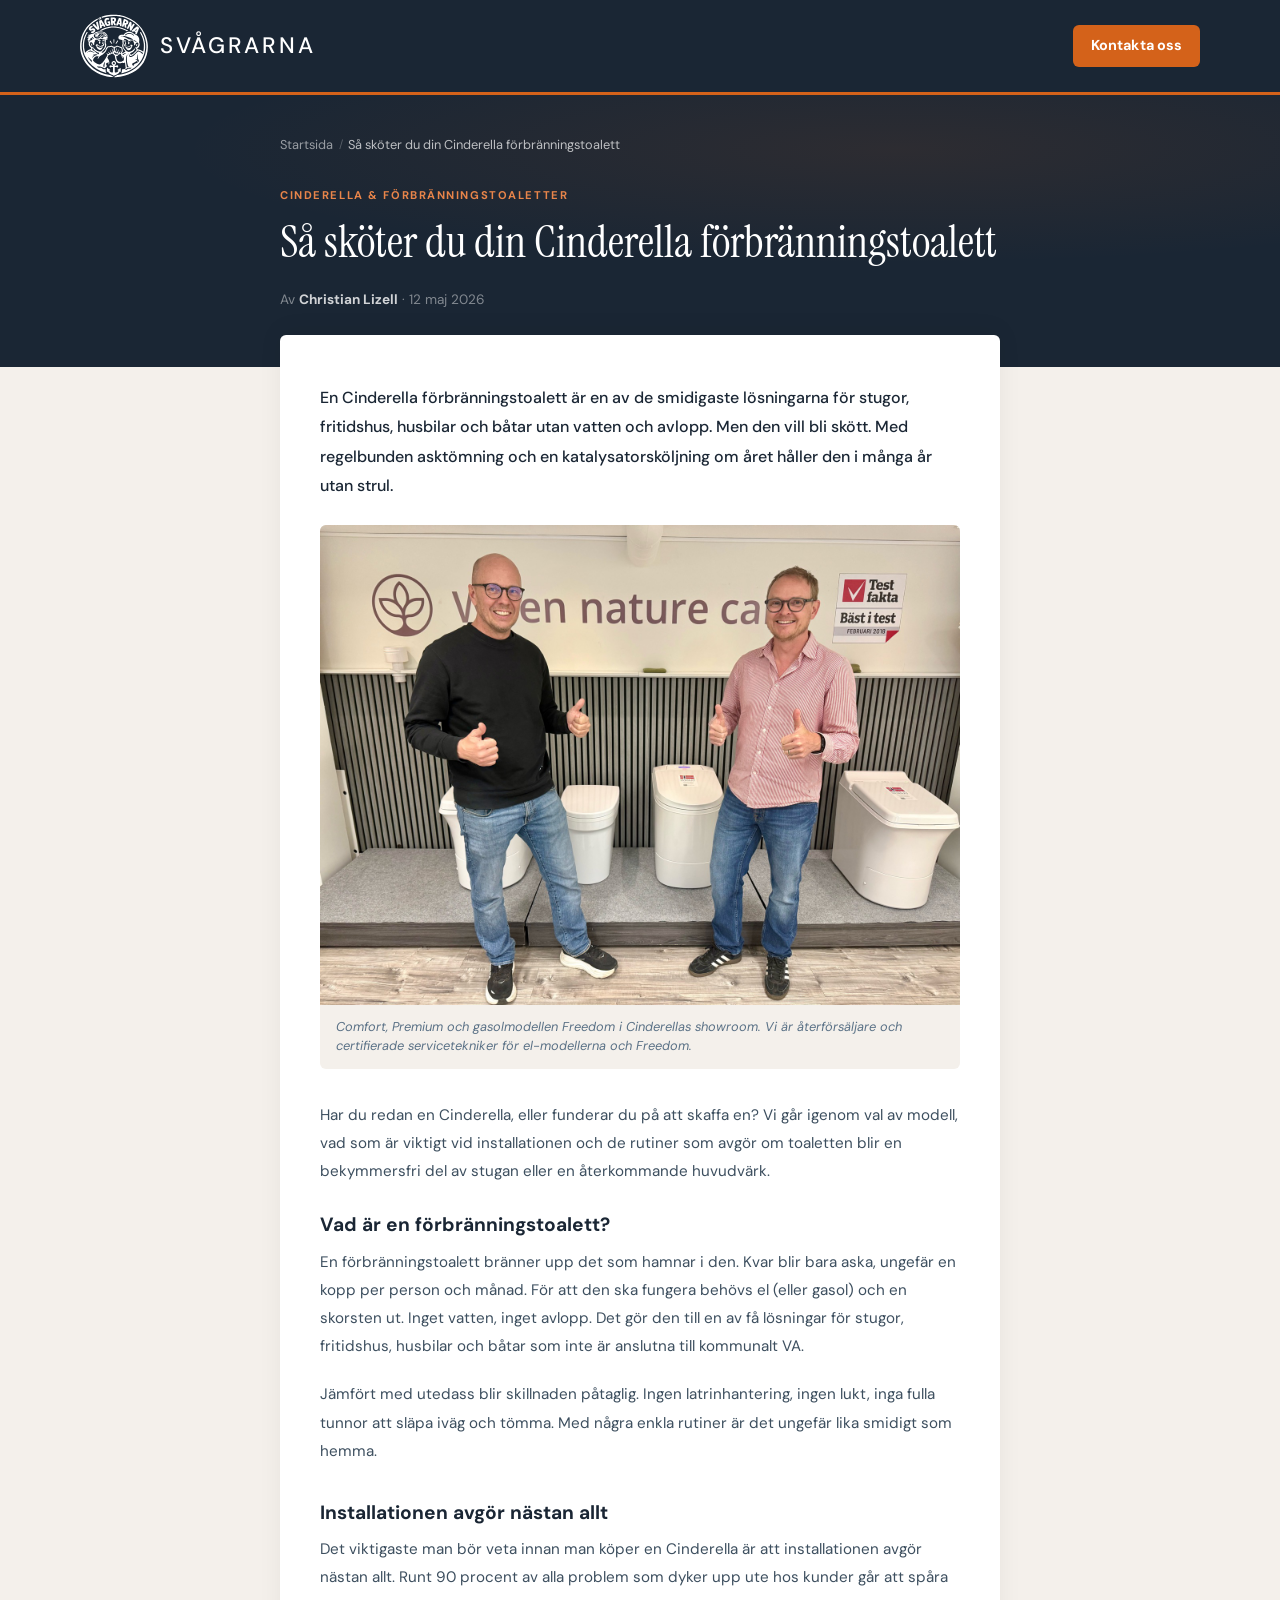
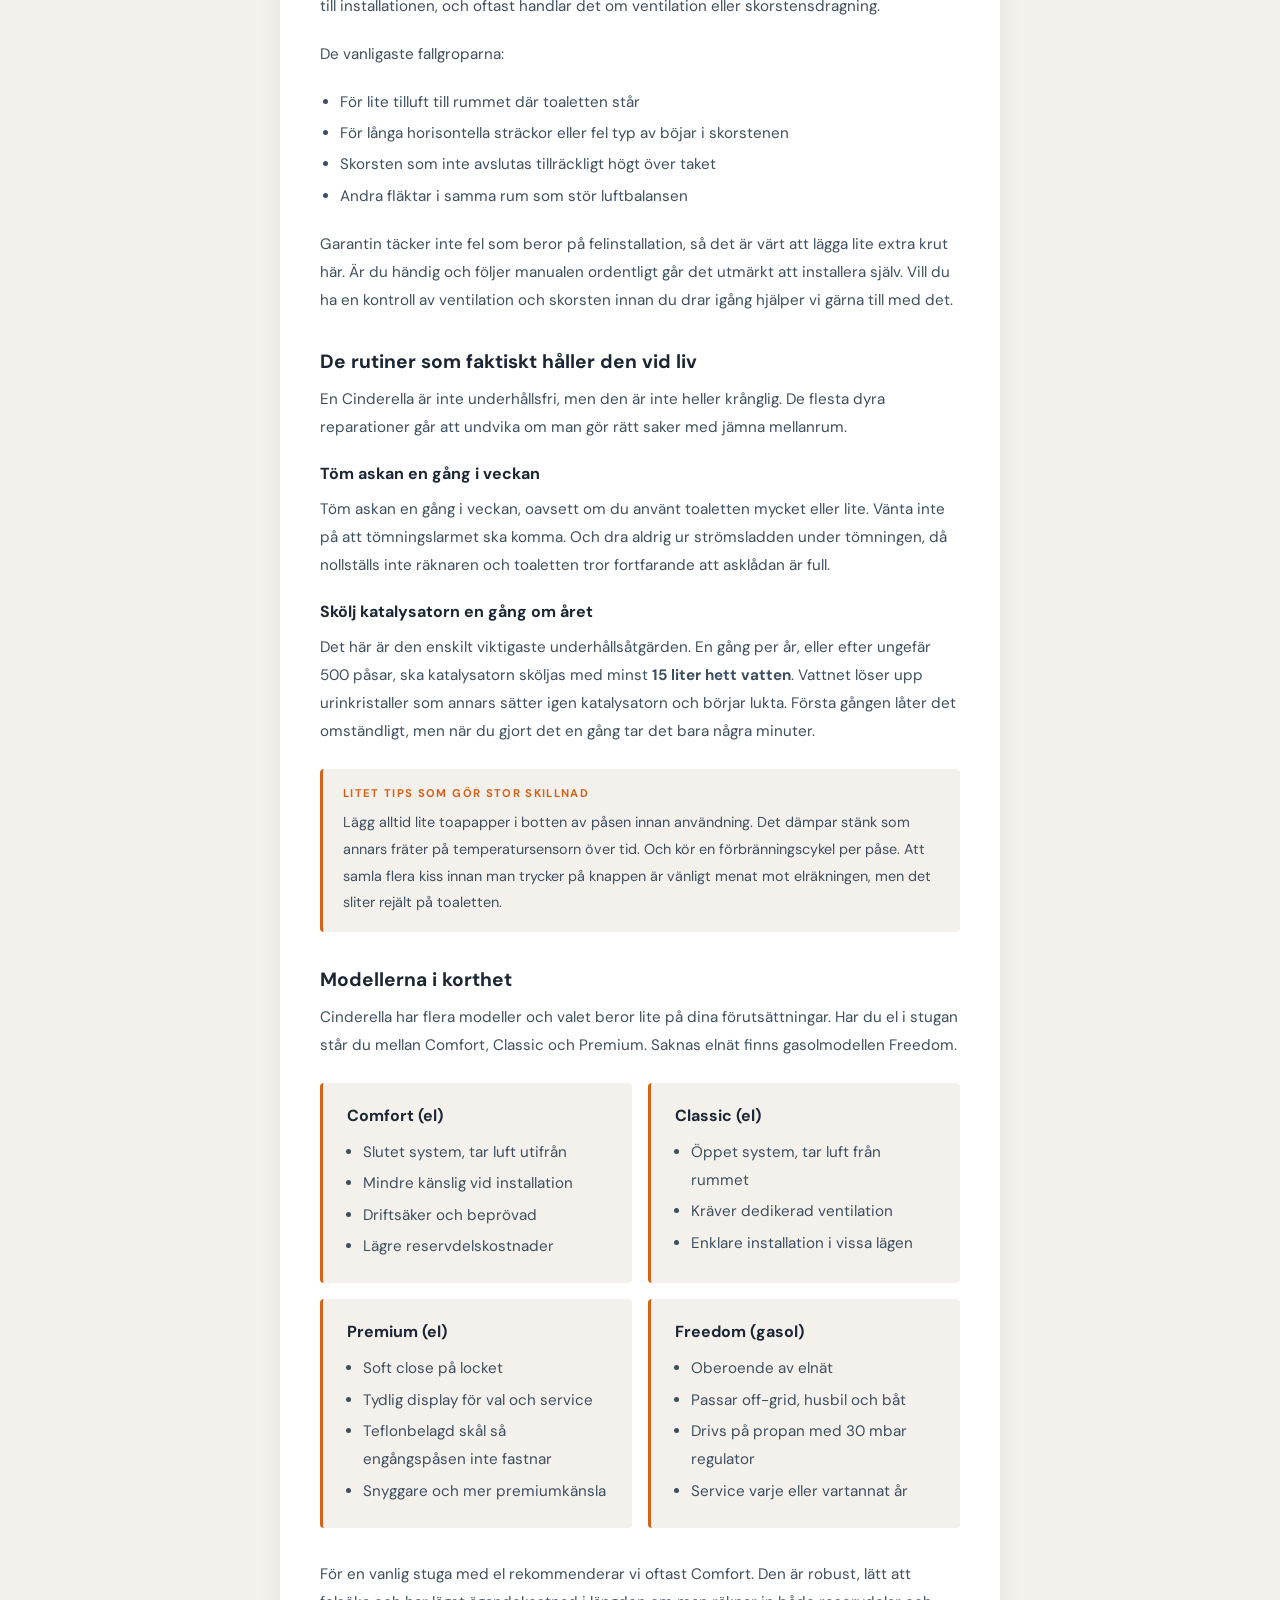
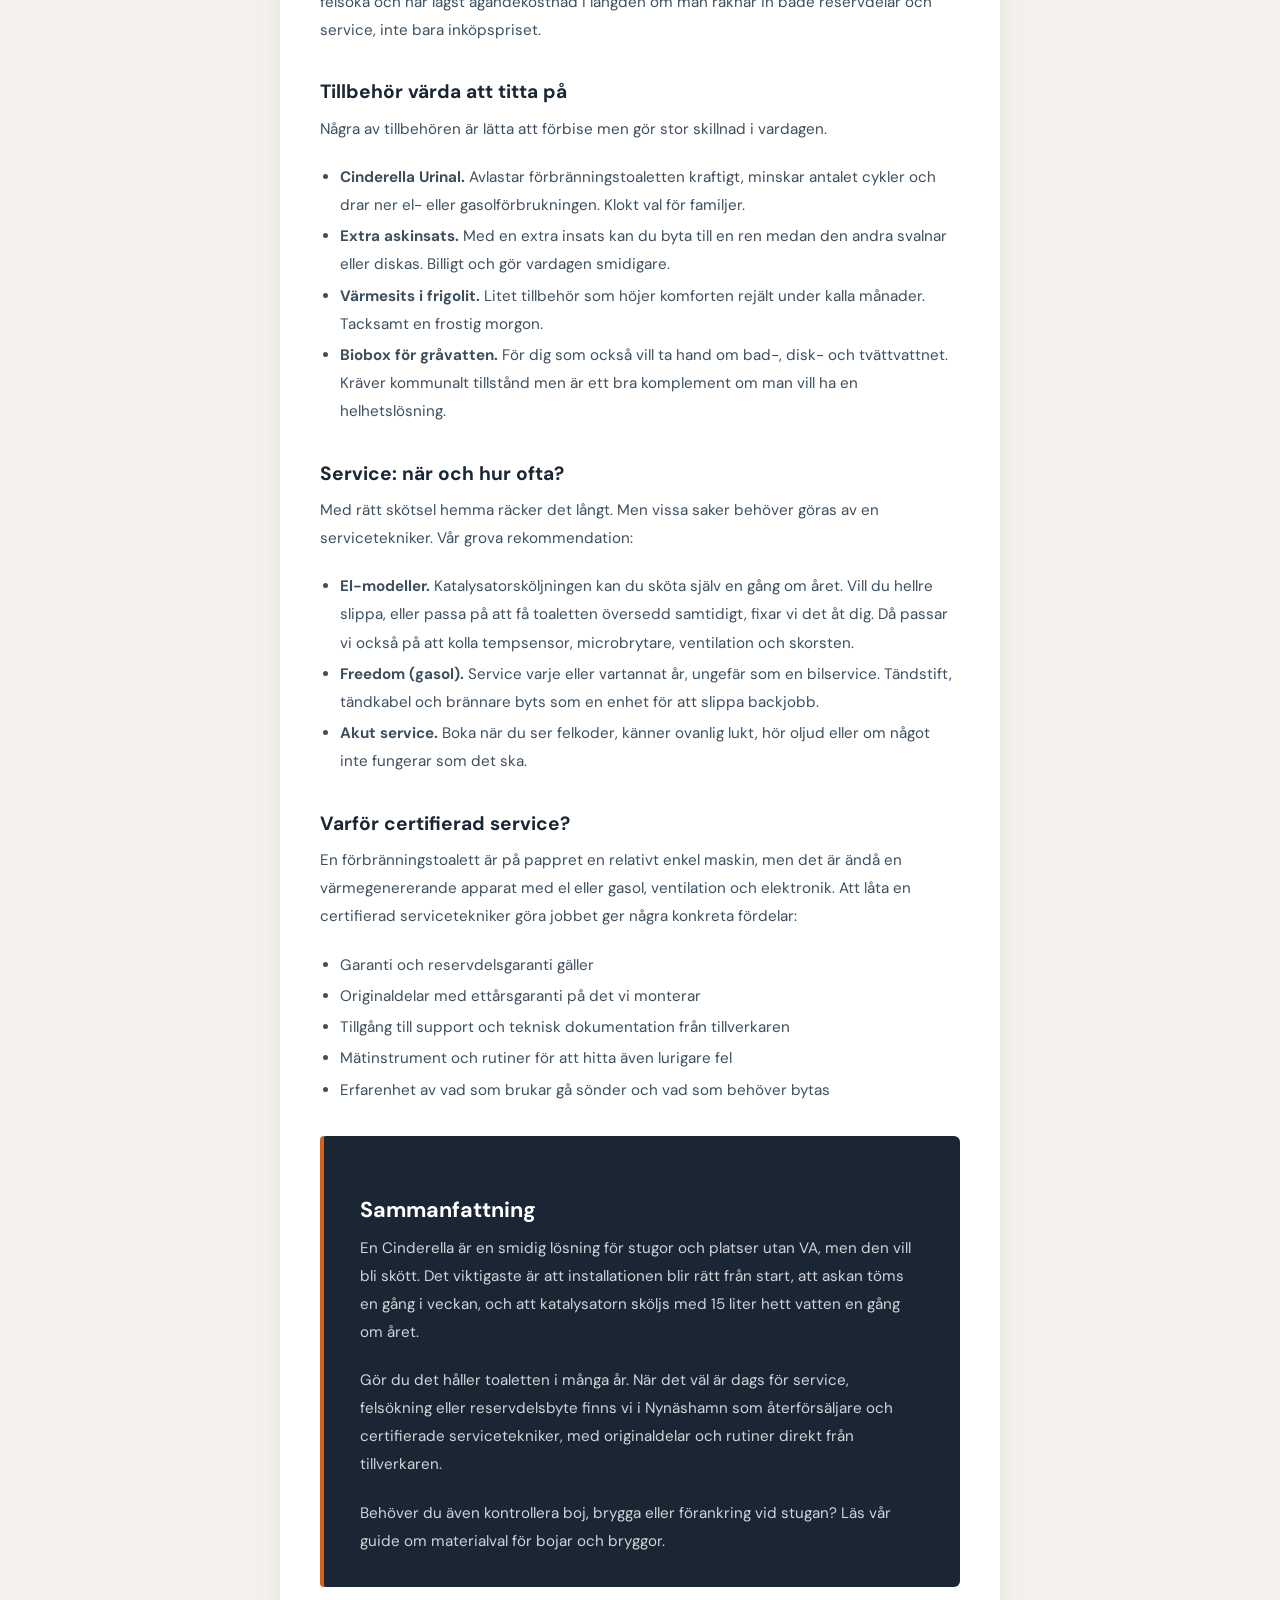
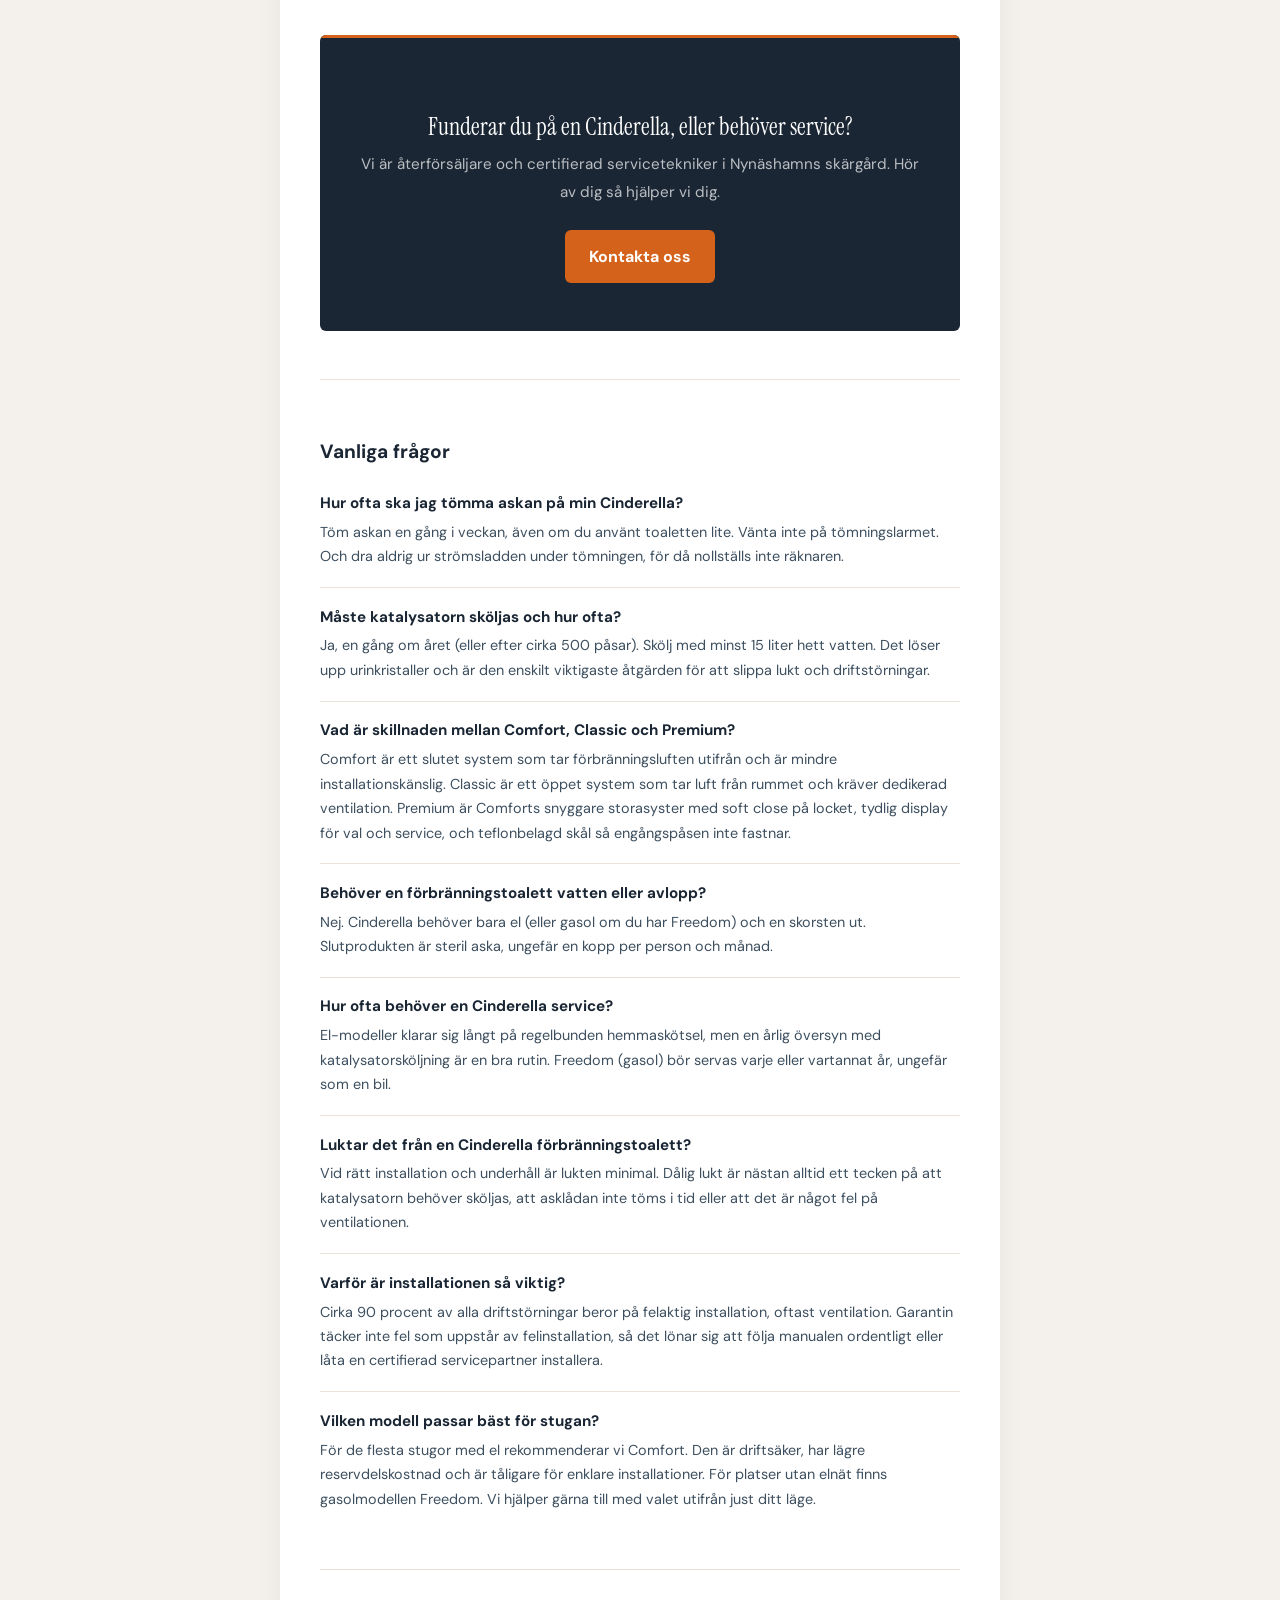
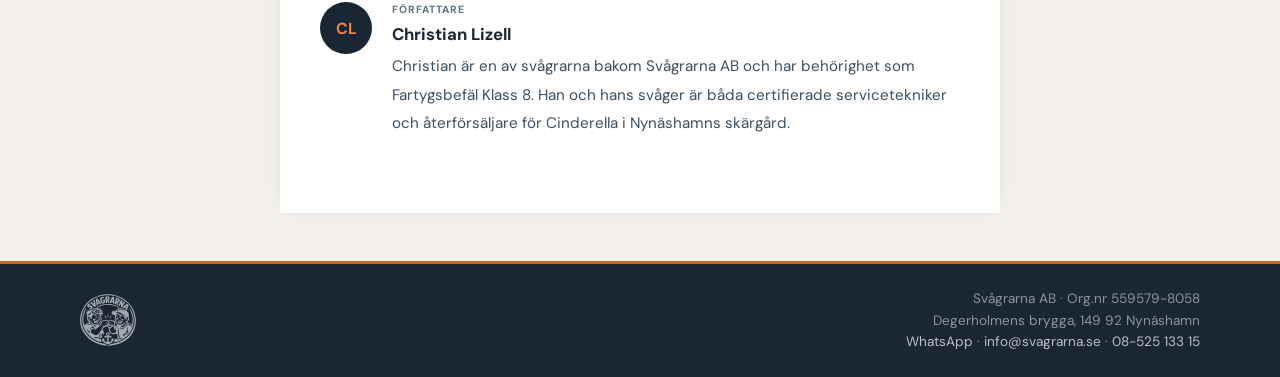
<file: artiklar/cinderella-skotsel-och-service/index.html>
<!DOCTYPE html>
<html lang="sv">
<head>
  <meta charset="UTF-8">
  <meta name="viewport" content="width=device-width, initial-scale=1.0">
  <meta name="description" content="Praktisk guide till skötsel och service av Cinderella förbränningstoaletter. Asktömning, katalysatorsköljning, val av modell, installation och vanliga problem.">
  <title>Så sköter du din Cinderella förbränningstoalett | Svågrarna AB</title>

  <link rel="canonical" href="https://svagrarna.se/artiklar/cinderella-skotsel-och-service/">
  <meta name="robots" content="index, follow">

  <!-- Open Graph -->
  <meta property="og:type" content="article">
  <meta property="og:title" content="Så sköter du din Cinderella förbränningstoalett">
  <meta property="og:description" content="Praktiska råd för asktömning, katalysatorsköljning, val av modell och vanliga problem med Cinderella förbränningstoaletter.">
  <meta property="og:url" content="https://svagrarna.se/artiklar/cinderella-skotsel-och-service/">
  <meta property="og:site_name" content="Svågrarna AB">
  <meta property="og:locale" content="sv_SE">
  <meta property="og:image" content="https://svagrarna.se/artiklar/cinderella-skotsel-och-service/cinderella-utbildning.jpg">
  <meta property="article:published_time" content="2026-05-12">
  <meta property="article:modified_time" content="2026-05-12">
  <meta property="article:author" content="Christian Lizell">

  <!-- Twitter Card -->
  <meta name="twitter:card" content="summary_large_image">
  <meta name="twitter:title" content="Så sköter du din Cinderella förbränningstoalett">
  <meta name="twitter:description" content="Praktiska råd för asktömning, katalysatorsköljning, val av modell och vanliga problem.">
  <meta name="twitter:image" content="https://svagrarna.se/artiklar/cinderella-skotsel-och-service/cinderella-utbildning.jpg">

  <!-- JSON-LD: Article -->
  <script type="application/ld+json">
  {
    "@context": "https://schema.org",
    "@type": "Article",
    "headline": "Så sköter du din Cinderella förbränningstoalett",
    "description": "Praktisk guide till skötsel och service av Cinderella förbränningstoaletter. Asktömning, katalysatorsköljning, val av modell, installation och vanliga problem.",
    "image": "https://svagrarna.se/artiklar/cinderella-skotsel-och-service/cinderella-utbildning.jpg",
    "author": {
      "@type": "Person",
      "name": "Christian Lizell",
      "url": "https://svagrarna.se"
    },
    "publisher": {
      "@type": "Organization",
      "name": "Svågrarna AB",
      "url": "https://svagrarna.se"
    },
    "datePublished": "2026-05-12",
    "dateModified": "2026-05-12",
    "mainEntityOfPage": {
      "@type": "WebPage",
      "@id": "https://svagrarna.se/artiklar/cinderella-skotsel-och-service/"
    },
    "keywords": "Cinderella, förbränningstoalett, stugtoalett, asktömning, katalysatorsköljning, service, Comfort, Classic, Premium, Nynäshamn, skärgård",
    "inLanguage": "sv-SE"
  }
  </script>

  <!-- JSON-LD: BreadcrumbList -->
  <script type="application/ld+json">
  {
    "@context": "https://schema.org",
    "@type": "BreadcrumbList",
    "itemListElement": [
      {
        "@type": "ListItem",
        "position": 1,
        "name": "Startsida",
        "item": "https://svagrarna.se/"
      },
      {
        "@type": "ListItem",
        "position": 2,
        "name": "Så sköter du din Cinderella förbränningstoalett",
        "item": "https://svagrarna.se/artiklar/cinderella-skotsel-och-service/"
      }
    ]
  }
  </script>

  <link rel="preconnect" href="https://fonts.googleapis.com">
  <link rel="preconnect" href="https://fonts.gstatic.com" crossorigin>
  <link href="https://fonts.googleapis.com/css2?family=DM+Sans:ital,wght@0,400;0,500;0,600;0,700;1,400&family=Instrument+Serif:ital@0;1&display=swap" rel="stylesheet">
  <link rel="stylesheet" href="/styles/site.css">

  <style>
    /* ARTICLE HERO */
    .article-hero {
      background: var(--navy);
      color: var(--white);
      padding: 2rem 1rem 3rem;
      position: relative;
      overflow: hidden;
    }
    .article-hero::before {
      content: '';
      position: absolute; inset: 0;
      background:
        radial-gradient(ellipse 80% 60% at 70% 20%, rgba(212,98,26,0.10) 0%, transparent 70%),
        radial-gradient(ellipse 50% 80% at 20% 80%, rgba(26,38,52,0.6) 0%, transparent 60%);
      pointer-events: none;
    }
    .article-hero-inner {
      position: relative; z-index: 1;
      max-width: 720px; margin: 0 auto;
    }
    .breadcrumb {
      font-size: 0.8rem;
      color: rgba(255,255,255,0.4);
      margin-bottom: 2rem;
      display: flex;
      align-items: center;
      gap: 0.35rem;
      flex-wrap: wrap;
    }
    .breadcrumb a { color: rgba(255,255,255,0.55); transition: color 0.2s; }
    .breadcrumb a:hover { color: var(--white); }
    .breadcrumb-sep { color: rgba(255,255,255,0.25); font-size: 0.7rem; user-select: none; }
    .breadcrumb-current { color: rgba(255,255,255,0.7); }

    .article-category {
      font-size: 0.7rem; font-weight: 700;
      letter-spacing: 0.14em; text-transform: uppercase;
      color: var(--rust-light);
      margin-bottom: 0.75rem;
    }
    .article-hero h1 {
      font-family: var(--font-display);
      font-weight: 400;
      font-size: clamp(1.8rem, 5vw, 2.8rem);
      line-height: 1.15;
      margin-bottom: 1.25rem;
    }
    .article-meta { font-size: 0.85rem; color: rgba(255,255,255,0.45); }
    .article-meta strong { color: rgba(255,255,255,0.8); }

    /* ARTICLE BODY */
    .article-body {
      max-width: 720px;
      margin: -1.5rem auto 0;
      padding: 2.5rem 1.5rem 3rem;
      background: var(--white);
      position: relative;
      z-index: 2;
      border-radius: 6px 6px 0 0;
      box-shadow: 0 -4px 24px rgba(0,0,0,0.06);
    }
    .article-body p {
      color: var(--text-body);
      line-height: 1.85;
      margin-bottom: 1.25rem;
      font-size: 0.95rem;
    }
    .article-body p.lead {
      font-size: 1rem;
      color: var(--text);
      line-height: 1.85;
      margin-bottom: 1.5rem;
      font-weight: 500;
    }
    .article-body h2 {
      font-family: var(--font-body);
      font-size: 1.2rem;
      font-weight: 700;
      color: var(--text);
      margin: 2.25rem 0 0.6rem;
      line-height: 1.3;
    }
    .article-body h2:first-of-type { margin-top: 1.75rem; }
    .article-body h3 {
      font-size: 1rem;
      font-weight: 700;
      color: var(--text);
      margin-bottom: 0.5rem;
    }
    .article-body ul {
      color: var(--text-body);
      margin: 0 0 1.25rem 1.25rem;
      line-height: 1.85;
      font-size: 0.95rem;
    }
    .article-body li { margin-bottom: 0.2rem; }

    /* FIGURE */
    .article-figure {
      margin: 0 0 2rem;
      border-radius: 6px;
      overflow: hidden;
      background: var(--sand);
    }
    .article-figure img {
      width: 100%;
      height: auto;
      display: block;
    }
    .article-figure figcaption {
      font-size: 0.8rem;
      color: var(--text-light);
      padding: 0.75rem 1rem 0.85rem;
      line-height: 1.5;
      font-style: italic;
    }

    /* COMPARISON GRID */
    .compare-grid {
      display: grid;
      grid-template-columns: 1fr;
      gap: 1rem;
      margin: 1.5rem 0 2rem;
    }
    @media (min-width: 600px) {
      .compare-grid { grid-template-columns: 1fr 1fr; }
    }
    .compare-card {
      background: var(--sand);
      padding: 1.25rem 1.5rem;
      border-left: 3px solid var(--rust);
      border-radius: 4px;
    }
    .compare-card h3 { margin-bottom: 0.6rem; }
    .compare-card ul { margin-left: 1rem; margin-bottom: 0; }

    /* TIP CALLOUT */
    .tip-box {
      background: var(--sand);
      border-left: 3px solid var(--rust);
      padding: 1rem 1.25rem;
      margin: 1.5rem 0;
      border-radius: 4px;
    }
    .tip-box h3 {
      font-size: 0.7rem;
      font-weight: 700;
      letter-spacing: 0.12em;
      text-transform: uppercase;
      color: var(--rust);
      margin-bottom: 0.4rem;
    }
    .tip-box p {
      margin: 0;
      font-size: 0.9rem;
    }

    /* SUMMARY BOX */
    .summary-box {
      background: var(--navy);
      color: var(--white);
      padding: 1.75rem 2rem;
      margin: 2rem 0;
      border-radius: 6px;
      position: relative;
    }
    .summary-box::before {
      content: '';
      position: absolute;
      top: 0; left: 0; bottom: 0;
      width: 4px;
      background: var(--rust);
      border-radius: 6px 0 0 6px;
    }
    .summary-box h2 {
      margin: 0 0 0.6rem;
      padding-top: 0;
      color: var(--white);
      font-size: 1.35rem;
    }
    .summary-box p { color: rgba(255,255,255,0.8); font-size: 0.95rem; }
    .summary-box p:last-child { margin-bottom: 0; }

    /* CTA */
    .article-cta {
      background: var(--navy);
      color: var(--white);
      padding: 2.5rem 2rem;
      text-align: center;
      border-radius: 6px;
      margin: 3rem 0;
      position: relative;
      overflow: hidden;
    }
    .article-cta::before {
      content: '';
      position: absolute;
      top: 0; left: 0; right: 0;
      height: 3px;
      background: var(--rust);
    }
    .article-cta h2 {
      font-family: var(--font-display);
      font-size: 1.5rem;
      font-weight: 400;
      margin-bottom: 0.5rem;
      color: var(--white);
    }
    .article-cta p { margin-bottom: 1.5rem; color: rgba(255,255,255,0.7); }
    .article-cta .cta-btn {
      display: inline-flex; align-items: center; gap: 0.5rem;
      background: var(--rust); color: var(--white);
      font-weight: 700; font-size: 1rem;
      padding: 0.85rem 1.5rem;
      border-radius: 6px;
      transition: background 0.2s, transform 0.15s;
    }
    .article-cta .cta-btn:hover { background: var(--rust-dark); }
    .article-cta .cta-btn:active { transform: scale(0.97); }
    .article-cta .cta-btn svg { width: 20px; height: 20px; }

    /* FAQ */
    .faq-section {
      margin-top: 3rem;
      padding-top: 2rem;
      border-top: 1px solid var(--sand-dark);
    }
    .faq-section > h2 { margin-top: 0; }
    .faq-item {
      border-bottom: 1px solid var(--sand-dark);
      padding: 1.15rem 0;
    }
    .faq-item:last-child { border-bottom: none; }
    .faq-item dt {
      font-weight: 700;
      color: var(--text);
      margin-bottom: 0.35rem;
      font-size: 0.95rem;
      line-height: 1.4;
    }
    .faq-item dd {
      color: var(--text-body);
      line-height: 1.7;
      font-size: 0.9rem;
    }

    /* AUTHOR */
    .author-box {
      display: flex;
      align-items: flex-start;
      gap: 1.25rem;
      border-top: 1px solid var(--sand-dark);
      padding-top: 2rem;
      margin-top: 2.5rem;
    }
    .author-avatar {
      width: 52px; height: 52px;
      border-radius: 50%;
      background: var(--navy);
      display: flex; align-items: center; justify-content: center;
      color: var(--rust-light);
      font-weight: 700; font-size: 1rem;
      flex-shrink: 0;
    }
    .author-label {
      font-size: 0.65rem; font-weight: 700;
      letter-spacing: 0.1em; text-transform: uppercase;
      color: var(--slate); margin-bottom: 0.1rem;
    }
    .author-name {
      font-weight: 700;
      font-size: 1.05rem;
      margin-bottom: 0.3rem;
      color: var(--text);
    }
    .author-bio {
      font-size: 0.85rem;
      color: var(--text-body);
      line-height: 1.65;
    }

    /* RESPONSIVE */
    @media (min-width: 768px) {
      .article-hero { padding: 2.5rem 2rem 3.5rem; }
      .article-body { padding: 3rem 2.5rem 3.5rem; margin-top: -2rem; }
      .summary-box { padding: 2rem 2.5rem; }
      .article-cta { padding: 3rem 2.5rem; }
    }
  </style>
</head>
<body class="page-sand">

  <!-- Header -->
  <header class="site-header">
    <div class="header-inner">
      <a href="/" class="header-brand" aria-label="Svågrarna AB, startsida">
        <img src="/sv%C3%A5grarna.svg" alt="" class="header-logo">
        <span class="header-wordmark">SVÅGRARNA</span>
      </a>
      <div class="header-actions">
        <a href="/#kontakt" class="btn-call" aria-label="Kontakta oss">
          <span class="btn-label-short">Kontakt</span>
          <span class="btn-label-long">Kontakta oss</span>
        </a>
      </div>
    </div>
  </header>

  <!-- Article hero -->
  <header class="article-hero">
    <div class="article-hero-inner">
      <nav class="breadcrumb" aria-label="Brödsmulor">
        <a href="/">Startsida</a>
        <span class="breadcrumb-sep" aria-hidden="true">/</span>
        <span class="breadcrumb-current">Så sköter du din Cinderella förbränningstoalett</span>
      </nav>
      <div class="article-category">Cinderella &amp; Förbränningstoaletter</div>
      <h1>Så sköter du din Cinderella förbränningstoalett</h1>
      <div class="article-meta">
        Av <strong>Christian Lizell</strong> &middot;
        <time datetime="2026-05-12">12 maj 2026</time>
      </div>
    </div>
  </header>

  <!-- Article body -->
  <main class="article-body">
    <article>

      <p class="lead">
        En Cinderella förbränningstoalett är en av de smidigaste lösningarna för stugor, fritidshus,
        husbilar och båtar utan vatten och avlopp. Men den vill bli skött. Med regelbunden
        asktömning och en katalysatorsköljning om året håller den i många år utan strul.
      </p>

      <figure class="article-figure">
        <img src="cinderella-utbildning.jpg" alt="Svågrarna framför tre olika Cinderella förbränningstoaletter: Comfort, Premium och Freedom." loading="lazy" width="1600" height="1200">
        <figcaption>Comfort, Premium och gasolmodellen Freedom i Cinderellas showroom. Vi är återförsäljare och certifierade servicetekniker för el-modellerna och Freedom.</figcaption>
      </figure>

      <p>
        Har du redan en Cinderella, eller funderar du på att skaffa en? Vi går igenom val av modell,
        vad som är viktigt vid installationen och de rutiner som avgör om toaletten blir en
        bekymmersfri del av stugan eller en återkommande huvudvärk.
      </p>

      <h2 id="vad-ar-en-forbranningstoalett">Vad är en förbränningstoalett?</h2>
      <p>
        En förbränningstoalett bränner upp det som hamnar i den. Kvar blir bara aska, ungefär en
        kopp per person och månad. För att den ska fungera behövs el (eller gasol) och en skorsten
        ut. Inget vatten, inget avlopp. Det gör den till en av få lösningar för stugor, fritidshus,
        husbilar och båtar som inte är anslutna till kommunalt VA.
      </p>
      <p>
        Jämfört med utedass blir skillnaden påtaglig. Ingen latrinhantering, ingen lukt, inga
        fulla tunnor att släpa iväg och tömma. Med några enkla rutiner är det ungefär lika
        smidigt som hemma.
      </p>

      <h2 id="installation-ar-a-och-o">Installationen avgör nästan allt</h2>
      <p>
        Det viktigaste man bör veta innan man köper en Cinderella är att installationen avgör
        nästan allt. Runt 90 procent av alla problem som dyker upp ute hos kunder går att spåra
        till installationen, och oftast handlar det om ventilation eller skorstensdragning.
      </p>
      <p>De vanligaste fallgroparna:</p>
      <ul>
        <li>För lite tilluft till rummet där toaletten står</li>
        <li>För långa horisontella sträckor eller fel typ av böjar i skorstenen</li>
        <li>Skorsten som inte avslutas tillräckligt högt över taket</li>
        <li>Andra fläktar i samma rum som stör luftbalansen</li>
      </ul>
      <p>
        Garantin täcker inte fel som beror på felinstallation, så det är värt att lägga lite extra
        krut här. Är du händig och följer manualen ordentligt går det utmärkt att installera själv.
        Vill du ha en kontroll av ventilation och skorsten innan du drar igång hjälper vi gärna
        till med det.
      </p>

      <h2 id="forebyggande-underhall">De rutiner som faktiskt håller den vid liv</h2>
      <p>
        En Cinderella är inte underhållsfri, men den är inte heller krånglig. De flesta dyra
        reparationer går att undvika om man gör rätt saker med jämna mellanrum.
      </p>

      <h3>Töm askan en gång i veckan</h3>
      <p>
        Töm askan en gång i veckan, oavsett om du använt toaletten mycket eller lite. Vänta inte
        på att tömningslarmet ska komma. Och dra aldrig ur strömsladden under tömningen, då
        nollställs inte räknaren och toaletten tror fortfarande att asklådan är full.
      </p>

      <h3>Skölj katalysatorn en gång om året</h3>
      <p>
        Det här är den enskilt viktigaste underhållsåtgärden. En gång per år, eller efter ungefär
        500 påsar, ska katalysatorn sköljas med minst <strong>15 liter hett vatten</strong>.
        Vattnet löser upp urinkristaller som annars sätter igen katalysatorn och börjar lukta.
        Första gången låter det omständligt, men när du gjort det en gång tar det bara några
        minuter.
      </p>

      <div class="tip-box">
        <h3>Litet tips som gör stor skillnad</h3>
        <p>
          Lägg alltid lite toapapper i botten av påsen innan användning. Det dämpar stänk som
          annars fräter på temperatursensorn över tid. Och kör en förbränningscykel per påse. Att
          samla flera kiss innan man trycker på knappen är vänligt menat mot elräkningen, men det
          sliter rejält på toaletten.
        </p>
      </div>

      <h2 id="modellerna-i-korthet">Modellerna i korthet</h2>
      <p>
        Cinderella har flera modeller och valet beror lite på dina förutsättningar. Har du el i
        stugan står du mellan Comfort, Classic och Premium. Saknas elnät finns gasolmodellen
        Freedom.
      </p>
      <div class="compare-grid">
        <div class="compare-card">
          <h3>Comfort (el)</h3>
          <ul>
            <li>Slutet system, tar luft utifrån</li>
            <li>Mindre känslig vid installation</li>
            <li>Driftsäker och beprövad</li>
            <li>Lägre reservdelskostnader</li>
          </ul>
        </div>
        <div class="compare-card">
          <h3>Classic (el)</h3>
          <ul>
            <li>Öppet system, tar luft från rummet</li>
            <li>Kräver dedikerad ventilation</li>
            <li>Enklare installation i vissa lägen</li>
          </ul>
        </div>
        <div class="compare-card">
          <h3>Premium (el)</h3>
          <ul>
            <li>Soft close på locket</li>
            <li>Tydlig display för val och service</li>
            <li>Teflonbelagd skål så engångspåsen inte fastnar</li>
            <li>Snyggare och mer premiumkänsla</li>
          </ul>
        </div>
        <div class="compare-card">
          <h3>Freedom (gasol)</h3>
          <ul>
            <li>Oberoende av elnät</li>
            <li>Passar off-grid, husbil och båt</li>
            <li>Drivs på propan med 30 mbar regulator</li>
            <li>Service varje eller vartannat år</li>
          </ul>
        </div>
      </div>
      <p>
        För en vanlig stuga med el rekommenderar vi oftast Comfort. Den är robust, lätt att
        felsöka och har lägst ägandekostnad i längden om man räknar in både reservdelar och
        service, inte bara inköpspriset.
      </p>

      <h2 id="tillbehor">Tillbehör värda att titta på</h2>
      <p>
        Några av tillbehören är lätta att förbise men gör stor skillnad i vardagen.
      </p>
      <ul>
        <li><strong>Cinderella Urinal.</strong> Avlastar förbränningstoaletten kraftigt, minskar
          antalet cykler och drar ner el- eller gasolförbrukningen. Klokt val för familjer.</li>
        <li><strong>Extra askinsats.</strong> Med en extra insats kan du byta till en ren medan
          den andra svalnar eller diskas. Billigt och gör vardagen smidigare.</li>
        <li><strong>Värmesits i frigolit.</strong> Litet tillbehör som höjer komforten rejält
          under kalla månader. Tacksamt en frostig morgon.</li>
        <li><strong>Biobox för gråvatten.</strong> För dig som också vill ta hand om bad-, disk-
          och tvättvattnet. Kräver kommunalt tillstånd men är ett bra komplement om man vill ha
          en helhetslösning.</li>
      </ul>

      <h2 id="service-nar-och-hur-ofta">Service: när och hur ofta?</h2>
      <p>
        Med rätt skötsel hemma räcker det långt. Men vissa saker behöver göras av en
        servicetekniker. Vår grova rekommendation:
      </p>
      <ul>
        <li><strong>El-modeller.</strong> Katalysatorsköljningen kan du sköta själv en gång om
          året. Vill du hellre slippa, eller passa på att få toaletten översedd samtidigt, fixar
          vi det åt dig. Då passar vi också på att kolla tempsensor, microbrytare, ventilation
          och skorsten.</li>
        <li><strong>Freedom (gasol).</strong> Service varje eller vartannat år, ungefär som en
          bilservice. Tändstift, tändkabel och brännare byts som en enhet för att slippa backjobb.</li>
        <li><strong>Akut service.</strong> Boka när du ser felkoder, känner ovanlig lukt, hör
          oljud eller om något inte fungerar som det ska.</li>
      </ul>

      <h2 id="varfor-auktoriserad-service">Varför certifierad service?</h2>
      <p>
        En förbränningstoalett är på pappret en relativt enkel maskin, men det är ändå en
        värmegenererande apparat med el eller gasol, ventilation och elektronik. Att låta en
        certifierad servicetekniker göra jobbet ger några konkreta fördelar:
      </p>
      <ul>
        <li>Garanti och reservdelsgaranti gäller</li>
        <li>Originaldelar med ettårsgaranti på det vi monterar</li>
        <li>Tillgång till support och teknisk dokumentation från tillverkaren</li>
        <li>Mätinstrument och rutiner för att hitta även lurigare fel</li>
        <li>Erfarenhet av vad som brukar gå sönder och vad som behöver bytas</li>
      </ul>

      <!-- Summary -->
      <div class="summary-box">
        <h2>Sammanfattning</h2>
        <p>
          En Cinderella är en smidig lösning för stugor och platser utan VA, men den vill bli
          skött. Det viktigaste är att installationen blir rätt från start, att askan töms en
          gång i veckan, och att katalysatorn sköljs med 15 liter hett vatten en gång om året.
        </p>
        <p>
          Gör du det håller toaletten i många år. När det väl är dags för service, felsökning
          eller reservdelsbyte finns vi i Nynäshamn som återförsäljare och certifierade
          servicetekniker, med originaldelar och rutiner direkt från tillverkaren.
        </p>
        <p>
          Behöver du även kontrollera boj, brygga eller förankring vid stugan? Läs vår guide om
          <a href="/artiklar/valj-ratt-material-bojar-bryggor/">materialval för bojar och bryggor</a>.
        </p>
      </div>

      <!-- CTA -->
      <div class="article-cta">
        <h2>Funderar du på en Cinderella, eller behöver service?</h2>
        <p>Vi är återförsäljare och certifierad servicetekniker i Nynäshamns skärgård. Hör av dig så hjälper vi dig.</p>
        <a href="/#kontakt" class="cta-btn">
          Kontakta oss
        </a>
      </div>

      <!-- FAQ -->
      <section class="faq-section" aria-labelledby="faq">
        <h2 id="faq">Vanliga frågor</h2>
        <dl>
          <div class="faq-item">
            <dt>Hur ofta ska jag tömma askan på min Cinderella?</dt>
            <dd>Töm askan en gång i veckan, även om du använt toaletten lite. Vänta inte på tömningslarmet. Och dra aldrig ur strömsladden under tömningen, för då nollställs inte räknaren.</dd>
          </div>
          <div class="faq-item">
            <dt>Måste katalysatorn sköljas och hur ofta?</dt>
            <dd>Ja, en gång om året (eller efter cirka 500 påsar). Skölj med minst 15 liter hett vatten. Det löser upp urinkristaller och är den enskilt viktigaste åtgärden för att slippa lukt och driftstörningar.</dd>
          </div>
          <div class="faq-item">
            <dt>Vad är skillnaden mellan Comfort, Classic och Premium?</dt>
            <dd>Comfort är ett slutet system som tar förbränningsluften utifrån och är mindre installationskänslig. Classic är ett öppet system som tar luft från rummet och kräver dedikerad ventilation. Premium är Comforts snyggare storasyster med soft close på locket, tydlig display för val och service, och teflonbelagd skål så engångspåsen inte fastnar.</dd>
          </div>
          <div class="faq-item">
            <dt>Behöver en förbränningstoalett vatten eller avlopp?</dt>
            <dd>Nej. Cinderella behöver bara el (eller gasol om du har Freedom) och en skorsten ut. Slutprodukten är steril aska, ungefär en kopp per person och månad.</dd>
          </div>
          <div class="faq-item">
            <dt>Hur ofta behöver en Cinderella service?</dt>
            <dd>El-modeller klarar sig långt på regelbunden hemmaskötsel, men en årlig översyn med katalysatorsköljning är en bra rutin. Freedom (gasol) bör servas varje eller vartannat år, ungefär som en bil.</dd>
          </div>
          <div class="faq-item">
            <dt>Luktar det från en Cinderella förbränningstoalett?</dt>
            <dd>Vid rätt installation och underhåll är lukten minimal. Dålig lukt är nästan alltid ett tecken på att katalysatorn behöver sköljas, att asklådan inte töms i tid eller att det är något fel på ventilationen.</dd>
          </div>
          <div class="faq-item">
            <dt>Varför är installationen så viktig?</dt>
            <dd>Cirka 90 procent av alla driftstörningar beror på felaktig installation, oftast ventilation. Garantin täcker inte fel som uppstår av felinstallation, så det lönar sig att följa manualen ordentligt eller låta en certifierad servicepartner installera.</dd>
          </div>
          <div class="faq-item">
            <dt>Vilken modell passar bäst för stugan?</dt>
            <dd>För de flesta stugor med el rekommenderar vi Comfort. Den är driftsäker, har lägre reservdelskostnad och är tåligare för enklare installationer. För platser utan elnät finns gasolmodellen Freedom. Vi hjälper gärna till med valet utifrån just ditt läge.</dd>
          </div>
        </dl>
      </section>

      <!-- Author -->
      <div class="author-box">
        <div class="author-avatar">CL</div>
        <div>
          <div class="author-label">Författare</div>
          <div class="author-name">Christian Lizell</div>
          <p class="author-bio">
            Christian är en av svågrarna bakom Svågrarna AB och har behörighet som Fartygsbefäl
            Klass 8. Han och hans svåger är båda certifierade servicetekniker och återförsäljare
            för Cinderella i Nynäshamns skärgård.
          </p>
        </div>
      </div>

    </article>
  </main>

  <!-- Bottom spacer -->
  <div style="background:var(--sand);padding-bottom:3rem;" aria-hidden="true"></div>

  <!-- Footer -->
  <footer class="site-footer">
    <div class="footer-inner">
      <img src="/sv%C3%A5grarna.svg" alt="Svågrarna AB" class="footer-logo">
      <div class="footer-info">
        Svågrarna AB &middot; Org.nr 559579-8058<br>
        Degerholmens brygga, 149 92 Nynäshamn<br>
        <a href="https://wa.me/46852513315" class="wa-link" target="_blank" rel="noopener">WhatsApp</a> &middot;
        <a href="mailto:info@svagrarna.se">info@svagrarna.se</a> &middot;
        <a href="tel:+46852513315" class="phone-link phone-display-inline">08-525 133 15</a>
      </div>
    </div>
  </footer>
</body>
</html>
</file>
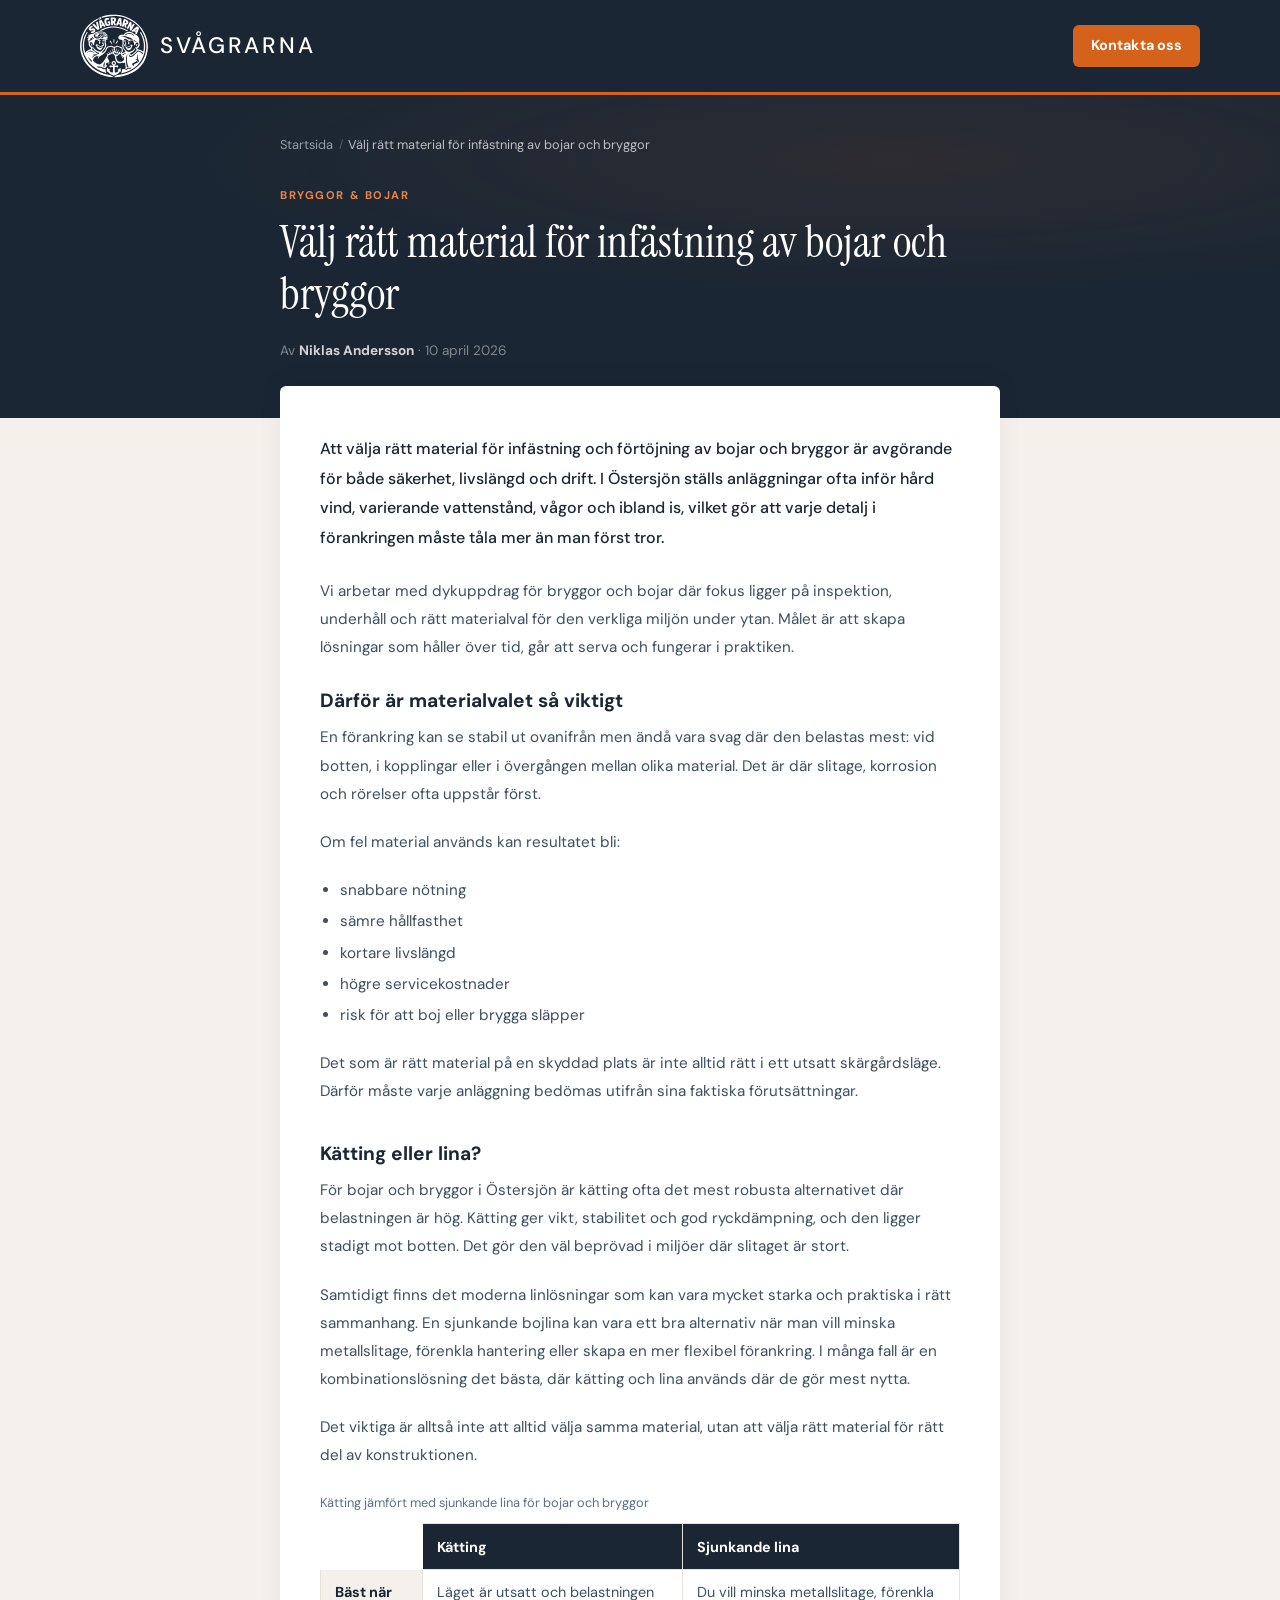
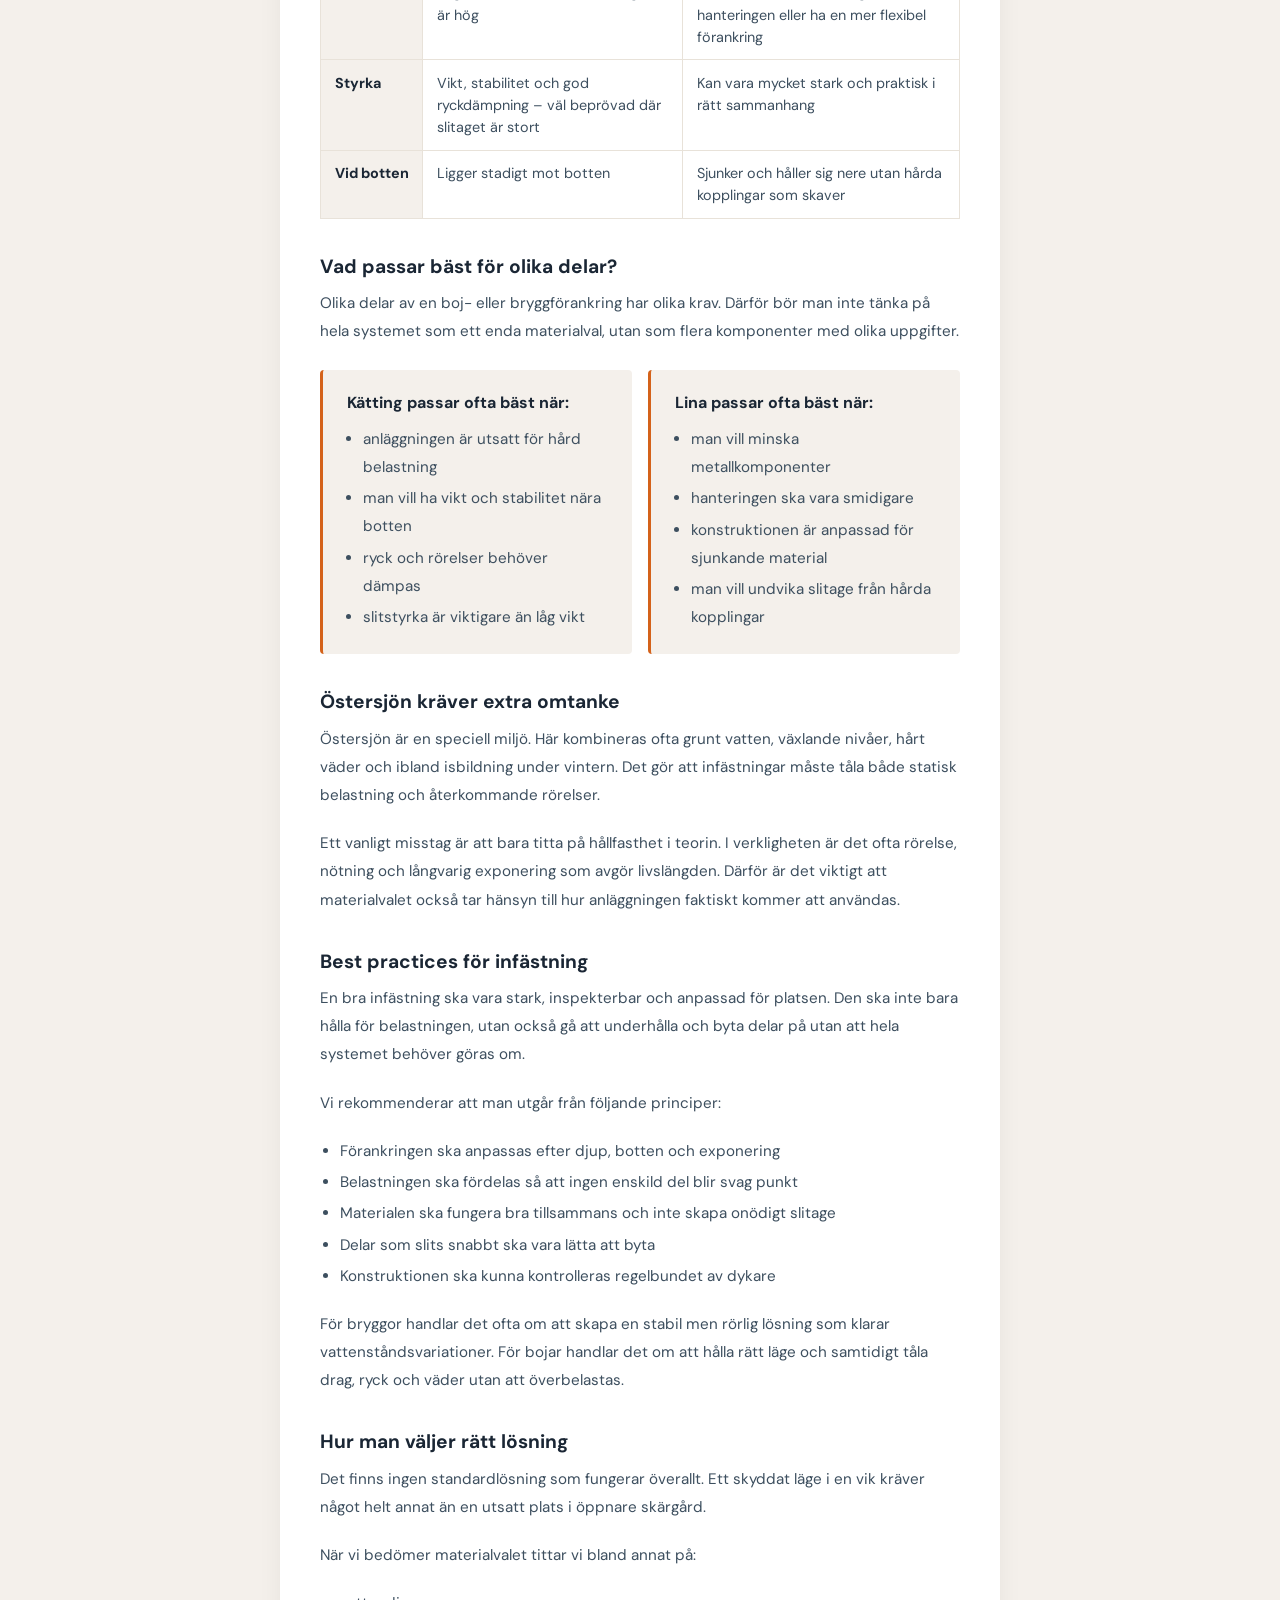
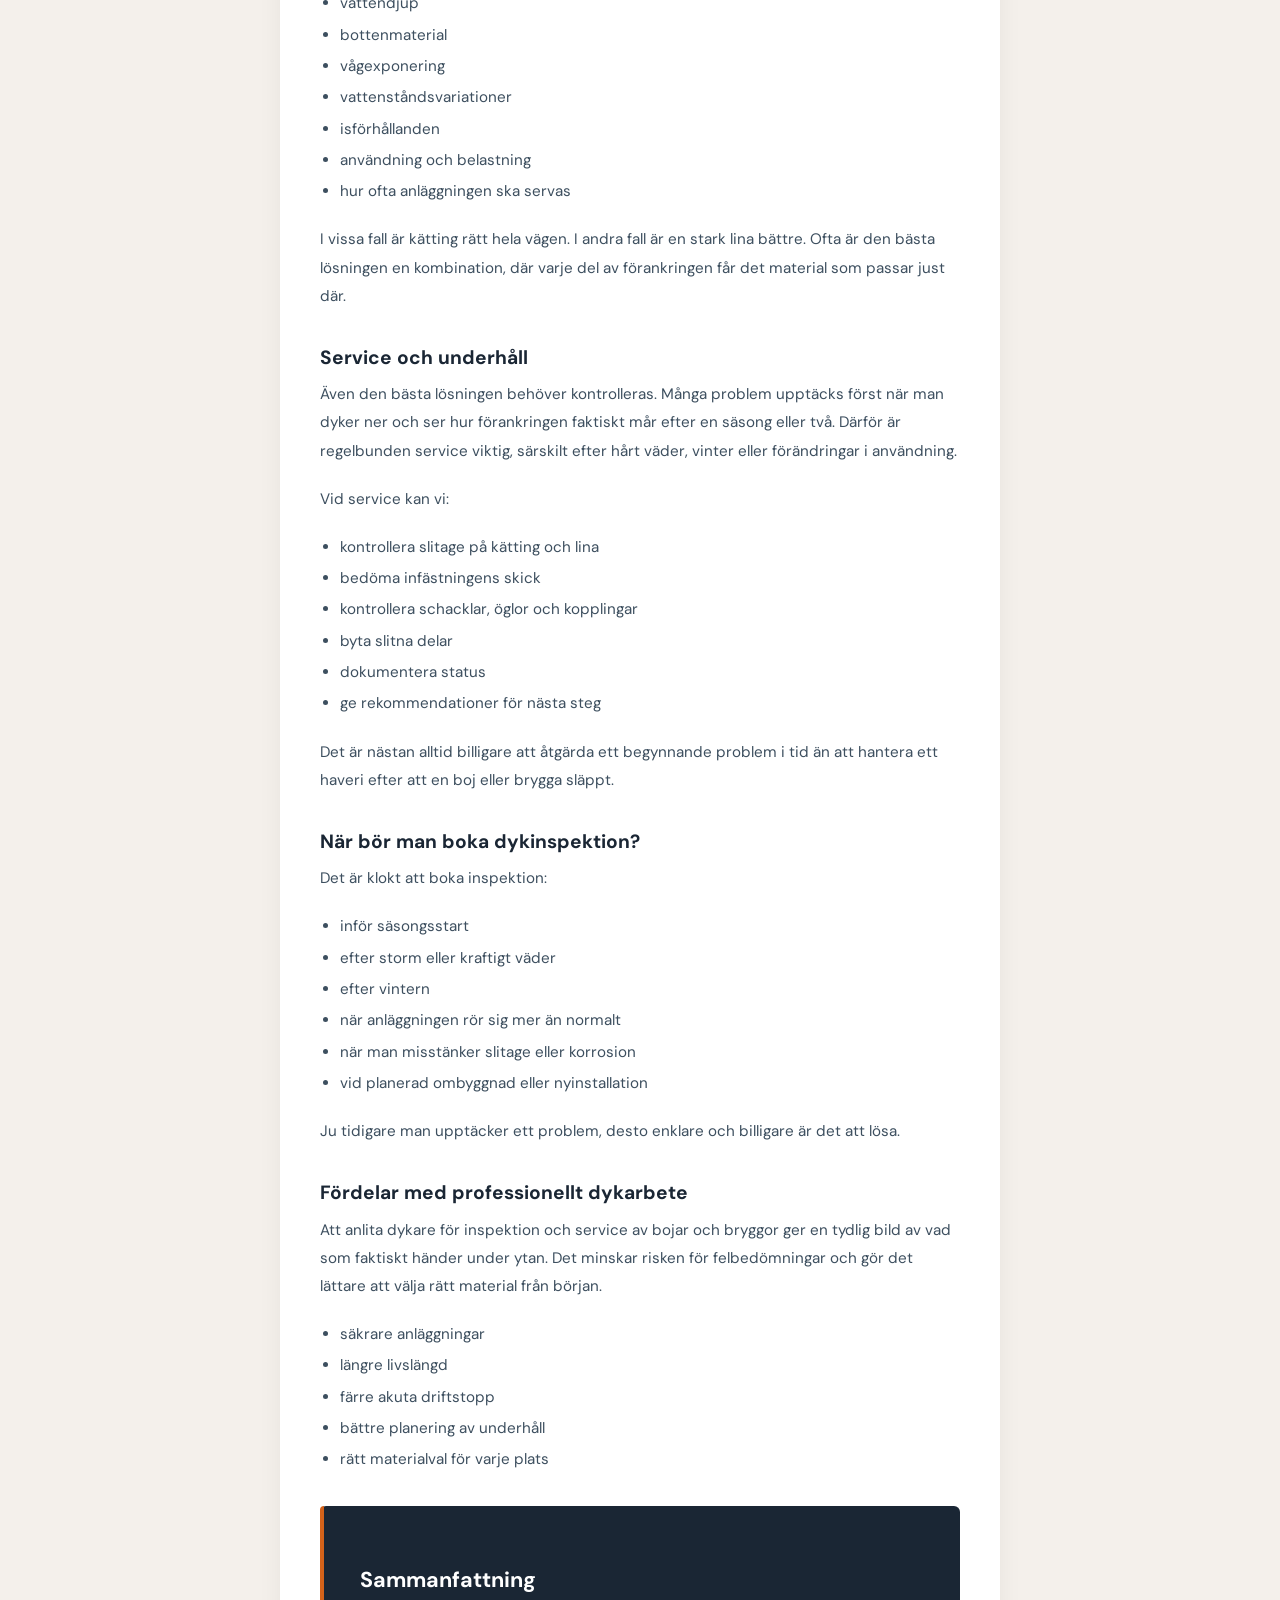
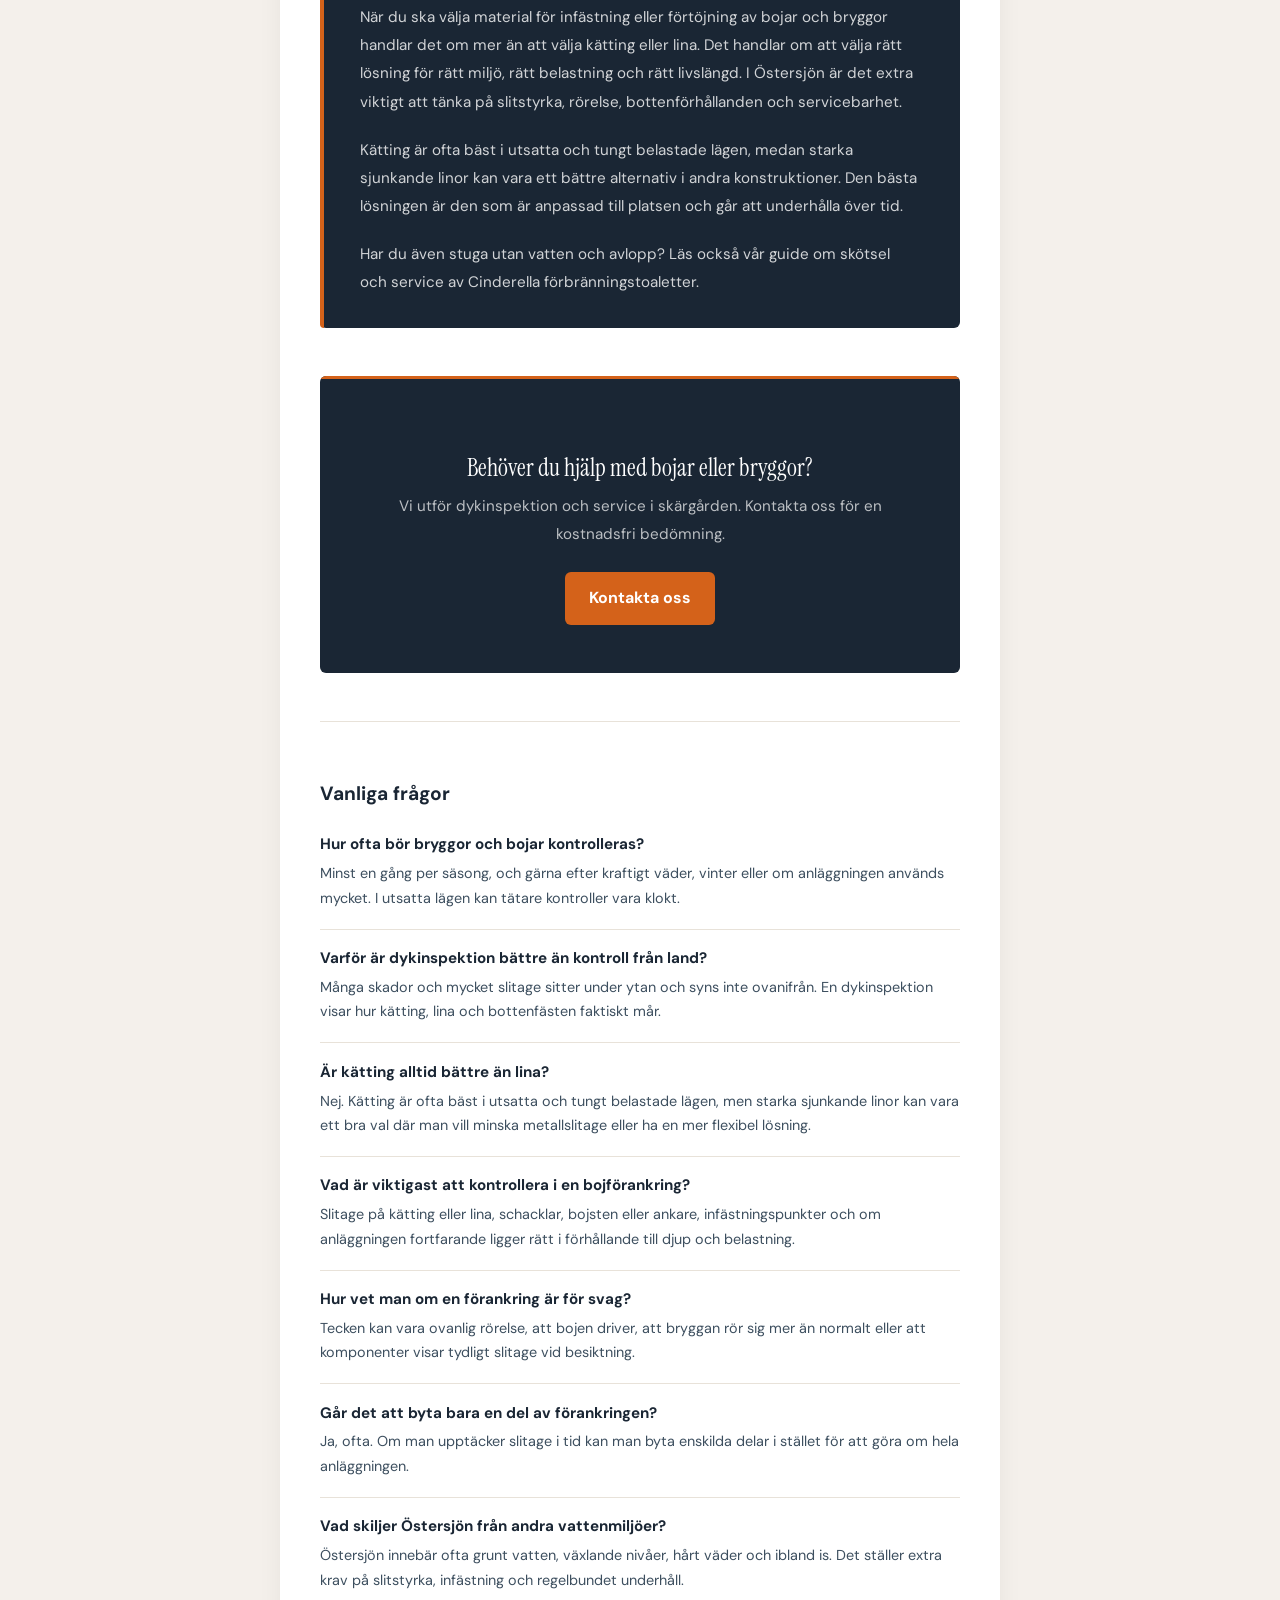
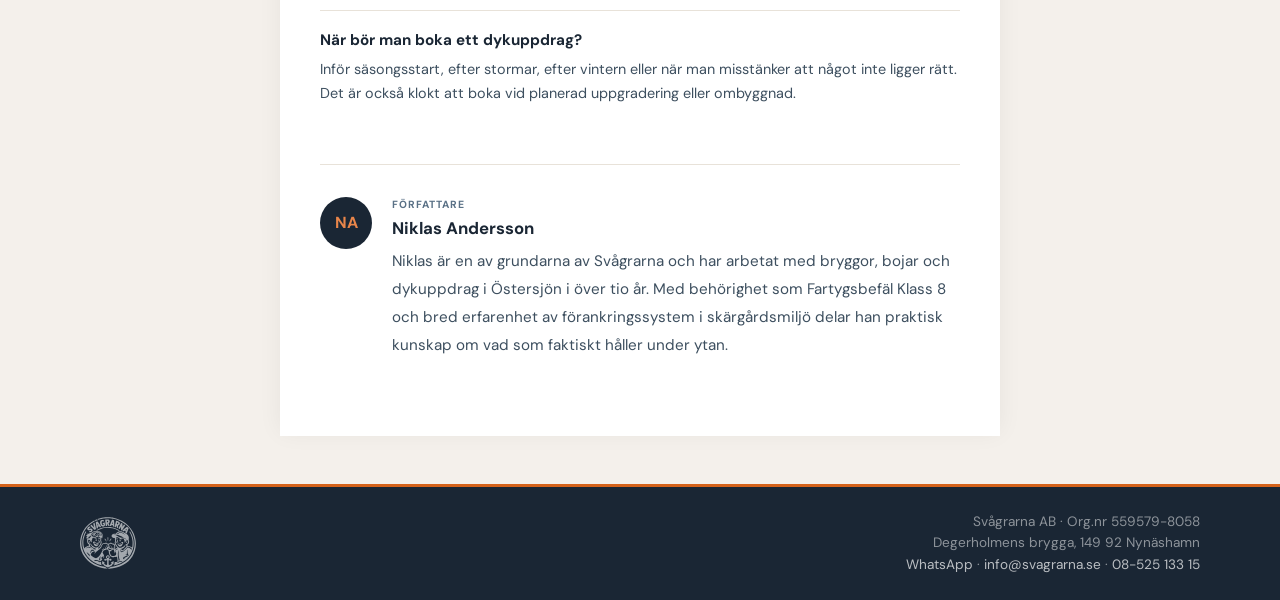
<file: artiklar/valj-ratt-material-bojar-bryggor/index.html>
<!DOCTYPE html>
<html lang="sv">
<head>
  <meta charset="UTF-8">
  <meta name="viewport" content="width=device-width, initial-scale=1.0">
  <meta name="description" content="Guide om hur du väljer rätt kätting, lina och infästningsmaterial för bojar och bryggor i Östersjön. Slitage, korrosion, servicebarhet och professionellt dykarbete.">
  <title>Välj rätt material för infästning av bojar och bryggor – Svågrarna AB</title>

  <link rel="canonical" href="https://svagrarna.se/artiklar/valj-ratt-material-bojar-bryggor/">
  <meta name="robots" content="index, follow">

  <!-- Open Graph -->
  <meta property="og:type" content="article">
  <meta property="og:title" content="Välj rätt material för infästning av bojar och bryggor">
  <meta property="og:description" content="Guide om hur du väljer rätt kätting, lina och infästningsmaterial för bojar och bryggor i Östersjön.">
  <meta property="og:url" content="https://svagrarna.se/artiklar/valj-ratt-material-bojar-bryggor/">
  <meta property="og:site_name" content="Svågrarna AB">
  <meta property="og:locale" content="sv_SE">
  <meta property="og:image" content="https://svagrarna.se/assets/sv%C3%A5grarna.png">
  <meta property="og:image:width" content="819">
  <meta property="og:image:height" content="753">
  <meta property="article:published_time" content="2026-04-10">
  <meta property="article:modified_time" content="2026-04-18">
  <meta property="article:author" content="Niklas Andersson">

  <!-- Twitter Card -->
  <meta name="twitter:card" content="summary_large_image">
  <meta name="twitter:title" content="Välj rätt material för infästning av bojar och bryggor">
  <meta name="twitter:description" content="Guide om hur du väljer rätt kätting, lina och infästningsmaterial för bojar och bryggor i Östersjön.">
  <meta name="twitter:image" content="https://svagrarna.se/assets/sv%C3%A5grarna.png">

  <!-- JSON-LD: Article -->
  <script type="application/ld+json">
  {
    "@context": "https://schema.org",
    "@type": "Article",
    "headline": "Välj rätt material för infästning av bojar och bryggor",
    "description": "Guide om hur du väljer rätt kätting, lina och infästningsmaterial för bojar och bryggor i Östersjön.",
    "image": "https://svagrarna.se/assets/sv%C3%A5grarna.png",
    "datePublished": "2026-04-10",
    "dateModified": "2026-04-18",
    "mainEntityOfPage": "https://svagrarna.se/artiklar/valj-ratt-material-bojar-bryggor/",
    "author": {
      "@type": "Person",
      "name": "Niklas Andersson",
      "description": "Grundare av Svågrarna. Fartygsbefäl Klass 8 med över tio års erfarenhet av bryggor, bojar och dykuppdrag i Östersjön.",
      "knowsAbout": ["Förankringssystem", "Dykarbeten", "Bryggor och bojar"]
    },
    "publisher": { "@id": "https://svagrarna.se/#business" }
  }
  </script>

  <!-- JSON-LD: BreadcrumbList -->
  <script type="application/ld+json">
  {
    "@context": "https://schema.org",
    "@type": "BreadcrumbList",
    "itemListElement": [
      {
        "@type": "ListItem",
        "position": 1,
        "name": "Startsida",
        "item": "https://svagrarna.se/"
      },
      {
        "@type": "ListItem",
        "position": 2,
        "name": "Välj rätt material för infästning av bojar och bryggor",
        "item": "https://svagrarna.se/artiklar/valj-ratt-material-bojar-bryggor/"
      }
    ]
  }
  </script>

  <link rel="preconnect" href="https://fonts.googleapis.com">
  <link rel="preconnect" href="https://fonts.gstatic.com" crossorigin>
  <link href="https://fonts.googleapis.com/css2?family=DM+Sans:ital,wght@0,400;0,500;0,600;0,700;1,400&family=Instrument+Serif:ital@0;1&display=swap" rel="stylesheet">
  <link rel="stylesheet" href="/styles/site.css">

  <style>
    /* ============================================
       ARTICLE HERO — navy block with breadcrumb inside
    ============================================ */
    .article-hero {
      background: var(--navy);
      color: var(--white);
      padding: 2rem 1rem 3rem;
      position: relative;
      overflow: hidden;
    }

    .article-hero::before {
      content: '';
      position: absolute; inset: 0;
      background:
        radial-gradient(ellipse 80% 60% at 70% 20%, rgba(212,98,26,0.10) 0%, transparent 70%),
        radial-gradient(ellipse 50% 80% at 20% 80%, rgba(26,38,52,0.6) 0%, transparent 60%);
      pointer-events: none;
    }

    .article-hero-inner {
      position: relative; z-index: 1;
      max-width: 720px; margin: 0 auto;
    }

    /* Breadcrumb — subtle, inside the hero */
    .breadcrumb {
      font-size: 0.8rem;
      color: rgba(255,255,255,0.4);
      margin-bottom: 2rem;
      display: flex;
      align-items: center;
      gap: 0.35rem;
      flex-wrap: wrap;
    }
    .breadcrumb a {
      color: rgba(255,255,255,0.55);
      transition: color 0.2s;
    }
    .breadcrumb a:hover { color: var(--white); }
    .breadcrumb-sep {
      color: rgba(255,255,255,0.25);
      font-size: 0.7rem;
      user-select: none;
    }
    .breadcrumb-current {
      color: rgba(255,255,255,0.7);
    }

    .article-category {
      font-size: 0.7rem; font-weight: 700;
      letter-spacing: 0.14em; text-transform: uppercase;
      color: var(--rust-light);
      margin-bottom: 0.75rem;
    }

    .article-hero h1 {
      font-family: var(--font-display);
      font-weight: 400;
      font-size: clamp(1.8rem, 5vw, 2.8rem);
      line-height: 1.15;
      margin-bottom: 1.25rem;
    }

    .article-meta {
      font-size: 0.85rem;
      color: rgba(255,255,255,0.45);
    }
    .article-meta strong { color: rgba(255,255,255,0.8); }

    /* ============================================
       ARTICLE BODY — white content area on sand bg
    ============================================ */
    .article-body {
      max-width: 720px;
      margin: -1.5rem auto 0;
      padding: 2.5rem 1.5rem 3rem;
      background: var(--white);
      position: relative;
      z-index: 2;
      border-radius: 6px 6px 0 0;
      box-shadow: 0 -4px 24px rgba(0,0,0,0.06);
    }

    .article-body p {
      color: var(--text-body);
      line-height: 1.85;
      margin-bottom: 1.25rem;
      font-size: 0.95rem;
    }

    .article-body p.lead {
      font-size: 1rem;
      color: var(--text);
      line-height: 1.85;
      margin-bottom: 1.5rem;
      font-weight: 500;
    }

    .article-body h2 {
      font-family: var(--font-body);
      font-size: 1.2rem;
      font-weight: 700;
      color: var(--text);
      margin: 2.25rem 0 0.6rem;
      line-height: 1.3;
    }

    .article-body h2:first-of-type {
      margin-top: 1.75rem;
    }

    .article-body h3 {
      font-size: 1rem;
      font-weight: 700;
      color: var(--text);
      margin-bottom: 0.5rem;
    }

    .article-body ul {
      color: var(--text-body);
      margin: 0 0 1.25rem 1.25rem;
      line-height: 1.85;
      font-size: 0.95rem;
    }
    .article-body li { margin-bottom: 0.2rem; }

    /* ============================================
       COMPARISON GRID
    ============================================ */
    .compare-grid {
      display: grid;
      grid-template-columns: 1fr;
      gap: 1rem;
      margin: 1.5rem 0 2rem;
    }
    @media (min-width: 600px) {
      .compare-grid { grid-template-columns: 1fr 1fr; }
    }

    .compare-card {
      background: var(--sand);
      padding: 1.25rem 1.5rem;
      border-left: 3px solid var(--rust);
      border-radius: 4px;
    }
    .compare-card h3 { margin-bottom: 0.6rem; }
    .compare-card ul { margin-left: 1rem; margin-bottom: 0; }

    /* ============================================
       COMPARISON TABLE
    ============================================ */
    .table-wrap {
      margin: 1.5rem 0 2rem;
      overflow-x: auto;
    }
    .compare-table {
      width: 100%;
      border-collapse: collapse;
      font-size: 0.9rem;
      color: var(--text-body);
    }
    .compare-table caption {
      caption-side: top;
      text-align: left;
      font-size: 0.8rem;
      color: var(--text-light);
      margin-bottom: 0.6rem;
    }
    .compare-table th,
    .compare-table td {
      padding: 0.7rem 0.85rem;
      border: 1px solid var(--sand-dark);
      vertical-align: top;
      line-height: 1.55;
      text-align: left;
    }
    .compare-table thead th {
      background: var(--navy);
      color: var(--white);
      font-weight: 700;
    }
    .compare-table tbody th {
      background: var(--sand);
      font-weight: 700;
      color: var(--text);
      white-space: nowrap;
    }
    .compare-table thead th:first-child {
      background: transparent;
      border-color: transparent;
    }

    /* ============================================
       SUMMARY BOX
    ============================================ */
    .summary-box {
      background: var(--navy);
      color: var(--white);
      padding: 1.75rem 2rem;
      margin: 2rem 0;
      border-radius: 6px;
      position: relative;
    }
    .summary-box::before {
      content: '';
      position: absolute;
      top: 0; left: 0; bottom: 0;
      width: 4px;
      background: var(--rust);
      border-radius: 6px 0 0 6px;
    }
    .summary-box h2 {
      margin: 0 0 0.6rem;
      padding-top: 0;
      color: var(--white);
      font-size: 1.35rem;
    }
    .summary-box p {
      color: rgba(255,255,255,0.8);
      font-size: 0.95rem;
    }
    .summary-box p:last-child { margin-bottom: 0; }

    /* ============================================
       CTA
    ============================================ */
    .article-cta {
      background: var(--navy);
      color: var(--white);
      padding: 2.5rem 2rem;
      text-align: center;
      border-radius: 6px;
      margin: 3rem 0;
      position: relative;
      overflow: hidden;
    }
    .article-cta::before {
      content: '';
      position: absolute;
      top: 0; left: 0; right: 0;
      height: 3px;
      background: var(--rust);
    }
    .article-cta h2 {
      font-family: var(--font-display);
      font-size: 1.5rem;
      font-weight: 400;
      margin-bottom: 0.5rem;
      color: var(--white);
    }
    .article-cta p {
      margin-bottom: 1.5rem;
      color: rgba(255,255,255,0.7);
    }
    .article-cta .cta-btn {
      display: inline-flex; align-items: center; gap: 0.5rem;
      background: var(--rust); color: var(--white);
      font-weight: 700; font-size: 1rem;
      padding: 0.85rem 1.5rem;
      border-radius: 6px;
      transition: background 0.2s, transform 0.15s;
    }
    .article-cta .cta-btn:hover { background: var(--rust-dark); }
    .article-cta .cta-btn:active { transform: scale(0.97); }
    .article-cta .cta-btn svg { width: 20px; height: 20px; }

    /* ============================================
       FAQ
    ============================================ */
    .faq-section {
      margin-top: 3rem;
      padding-top: 2rem;
      border-top: 1px solid var(--sand-dark);
    }
    .faq-section > h2 { margin-top: 0; }
    .faq-item {
      border-bottom: 1px solid var(--sand-dark);
      padding: 1.15rem 0;
    }
    .faq-item:last-child { border-bottom: none; }
    .faq-item dt {
      font-weight: 700;
      color: var(--text);
      margin-bottom: 0.35rem;
      font-size: 0.95rem;
      line-height: 1.4;
    }
    .faq-item dd {
      color: var(--text-body);
      line-height: 1.7;
      font-size: 0.9rem;
    }

    /* ============================================
       AUTHOR
    ============================================ */
    .author-box {
      display: flex;
      align-items: flex-start;
      gap: 1.25rem;
      border-top: 1px solid var(--sand-dark);
      padding-top: 2rem;
      margin-top: 2.5rem;
    }
    .author-avatar {
      width: 52px; height: 52px;
      border-radius: 50%;
      background: var(--navy);
      display: flex; align-items: center; justify-content: center;
      color: var(--rust-light);
      font-weight: 700; font-size: 1rem;
      flex-shrink: 0;
    }
    .author-label {
      font-size: 0.65rem; font-weight: 700;
      letter-spacing: 0.1em; text-transform: uppercase;
      color: var(--slate); margin-bottom: 0.1rem;
    }
    .author-name {
      font-weight: 700;
      font-size: 1.05rem;
      margin-bottom: 0.3rem;
      color: var(--text);
    }
    .author-bio {
      font-size: 0.85rem;
      color: var(--text-body);
      line-height: 1.65;
    }

    /* ============================================
       RESPONSIVE
    ============================================ */
    @media (min-width: 768px) {
      .article-hero { padding: 2.5rem 2rem 3.5rem; }
      .article-body { padding: 3rem 2.5rem 3.5rem; margin-top: -2rem; }
      .summary-box { padding: 2rem 2.5rem; }
      .article-cta { padding: 3rem 2.5rem; }
    }
  </style>
</head>
<body class="page-sand">

  <!-- Header — samma som huvudsidan -->
  <header class="site-header">
    <div class="header-inner">
      <a href="/" class="header-brand" aria-label="Svågrarna AB – Startsida">
        <img src="/sv%C3%A5grarna.svg" alt="" class="header-logo">
        <span class="header-wordmark">SVÅGRARNA</span>
      </a>
      <div class="header-actions">
        <a href="/#kontakt" class="btn-call" aria-label="Kontakta oss">
          <span class="btn-label-short">Kontakt</span>
          <span class="btn-label-long">Kontakta oss</span>
        </a>
      </div>
    </div>
  </header>

  <!-- Article hero -->
  <header class="article-hero">
    <div class="article-hero-inner">
      <nav class="breadcrumb" aria-label="Brödsmulor">
        <a href="/">Startsida</a>
        <span class="breadcrumb-sep" aria-hidden="true">/</span>
        <span class="breadcrumb-current">Välj rätt material för infästning av bojar och bryggor</span>
      </nav>
      <div class="article-category">Bryggor &amp; Bojar</div>
      <h1>Välj rätt material för infästning av bojar och bryggor</h1>
      <div class="article-meta">
        Av <strong>Niklas Andersson</strong> &middot;
        <time datetime="2026-04-10">10 april 2026</time>
      </div>
    </div>
  </header>

  <!-- Article body -->
  <main class="article-body">
    <article>

      <p class="lead">
        Att välja rätt material för infästning och förtöjning av bojar och bryggor är avgörande för
        både säkerhet, livslängd och drift. I Östersjön ställs anläggningar ofta inför hård vind,
        varierande vattenstånd, vågor och ibland is, vilket gör att varje detalj i förankringen
        måste tåla mer än man först tror.
      </p>
      <p>
        Vi arbetar med dykuppdrag för bryggor och bojar där fokus ligger på inspektion, underhåll
        och rätt materialval för den verkliga miljön under ytan. Målet är att skapa lösningar som
        håller över tid, går att serva och fungerar i praktiken.
      </p>

      <h2 id="varfor-materialval">Därför är materialvalet så viktigt</h2>
      <p>
        En förankring kan se stabil ut ovanifrån men ändå vara svag där den belastas mest: vid
        botten, i kopplingar eller i övergången mellan olika material. Det är där slitage, korrosion
        och rörelser ofta uppstår först.
      </p>
      <p>Om fel material används kan resultatet bli:</p>
      <ul>
        <li>snabbare nötning</li>
        <li>sämre hållfasthet</li>
        <li>kortare livslängd</li>
        <li>högre servicekostnader</li>
        <li>risk för att boj eller brygga släpper</li>
      </ul>
      <p>
        Det som är rätt material på en skyddad plats är inte alltid rätt i ett utsatt skärgårdsläge.
        Därför måste varje anläggning bedömas utifrån sina faktiska förutsättningar.
      </p>

      <h2 id="katting-eller-lina">Kätting eller lina?</h2>
      <p>
        För bojar och bryggor i Östersjön är kätting ofta det mest robusta alternativet där
        belastningen är hög. Kätting ger vikt, stabilitet och god ryckdämpning, och den ligger
        stadigt mot botten. Det gör den väl beprövad i miljöer där slitaget är stort.
      </p>
      <p>
        Samtidigt finns det moderna linlösningar som kan vara mycket starka och praktiska i rätt
        sammanhang. En sjunkande bojlina kan vara ett bra alternativ när man vill minska
        metallslitage, förenkla hantering eller skapa en mer flexibel förankring. I många fall är
        en kombinationslösning det bästa, där kätting och lina används där de gör mest nytta.
      </p>
      <p>
        Det viktiga är alltså inte att alltid välja samma material, utan att välja rätt material
        för rätt del av konstruktionen.
      </p>

      <div class="table-wrap">
        <table class="compare-table">
          <caption>Kätting jämfört med sjunkande lina för bojar och bryggor</caption>
          <thead>
            <tr>
              <th scope="col"></th>
              <th scope="col">Kätting</th>
              <th scope="col">Sjunkande lina</th>
            </tr>
          </thead>
          <tbody>
            <tr>
              <th scope="row">Bäst när</th>
              <td>Läget är utsatt och belastningen är hög</td>
              <td>Du vill minska metallslitage, förenkla hanteringen eller ha en mer flexibel förankring</td>
            </tr>
            <tr>
              <th scope="row">Styrka</th>
              <td>Vikt, stabilitet och god ryckdämpning – väl beprövad där slitaget är stort</td>
              <td>Kan vara mycket stark och praktisk i rätt sammanhang</td>
            </tr>
            <tr>
              <th scope="row">Vid botten</th>
              <td>Ligger stadigt mot botten</td>
              <td>Sjunker och håller sig nere utan hårda kopplingar som skaver</td>
            </tr>
          </tbody>
        </table>
      </div>

      <h2 id="vad-passar-bast">Vad passar bäst för olika delar?</h2>
      <p>
        Olika delar av en boj- eller bryggförankring har olika krav. Därför bör man inte tänka
        på hela systemet som ett enda materialval, utan som flera komponenter med olika uppgifter.
      </p>
      <div class="compare-grid">
        <div class="compare-card">
          <h3>Kätting passar ofta bäst när:</h3>
          <ul>
            <li>anläggningen är utsatt för hård belastning</li>
            <li>man vill ha vikt och stabilitet nära botten</li>
            <li>ryck och rörelser behöver dämpas</li>
            <li>slitstyrka är viktigare än låg vikt</li>
          </ul>
        </div>
        <div class="compare-card">
          <h3>Lina passar ofta bäst när:</h3>
          <ul>
            <li>man vill minska metallkomponenter</li>
            <li>hanteringen ska vara smidigare</li>
            <li>konstruktionen är anpassad för sjunkande material</li>
            <li>man vill undvika slitage från hårda kopplingar</li>
          </ul>
        </div>
      </div>

      <h2 id="ostersjon">Östersjön kräver extra omtanke</h2>
      <p>
        Östersjön är en speciell miljö. Här kombineras ofta grunt vatten, växlande nivåer, hårt
        väder och ibland isbildning under vintern. Det gör att infästningar måste tåla både statisk
        belastning och återkommande rörelser.
      </p>
      <p>
        Ett vanligt misstag är att bara titta på hållfasthet i teorin. I verkligheten är det
        ofta rörelse, nötning och långvarig exponering som avgör livslängden. Därför är det viktigt
        att materialvalet också tar hänsyn till hur anläggningen faktiskt kommer att användas.
      </p>

      <h2 id="best-practices">Best practices för infästning</h2>
      <p>
        En bra infästning ska vara stark, inspekterbar och anpassad för platsen. Den ska inte bara
        hålla för belastningen, utan också gå att underhålla och byta delar på utan att hela
        systemet behöver göras om.
      </p>
      <p>Vi rekommenderar att man utgår från följande principer:</p>
      <ul>
        <li>Förankringen ska anpassas efter djup, botten och exponering</li>
        <li>Belastningen ska fördelas så att ingen enskild del blir svag punkt</li>
        <li>Materialen ska fungera bra tillsammans och inte skapa onödigt slitage</li>
        <li>Delar som slits snabbt ska vara lätta att byta</li>
        <li>Konstruktionen ska kunna kontrolleras regelbundet av dykare</li>
      </ul>
      <p>
        För bryggor handlar det ofta om att skapa en stabil men rörlig lösning som klarar
        vattenståndsvariationer. För bojar handlar det om att hålla rätt läge och samtidigt tåla
        drag, ryck och väder utan att överbelastas.
      </p>

      <h2 id="valja-ratt-losning">Hur man väljer rätt lösning</h2>
      <p>
        Det finns ingen standardlösning som fungerar överallt. Ett skyddat läge i en vik kräver
        något helt annat än en utsatt plats i öppnare skärgård.
      </p>
      <p>När vi bedömer materialvalet tittar vi bland annat på:</p>
      <ul>
        <li>vattendjup</li>
        <li>bottenmaterial</li>
        <li>vågexponering</li>
        <li>vattenståndsvariationer</li>
        <li>isförhållanden</li>
        <li>användning och belastning</li>
        <li>hur ofta anläggningen ska servas</li>
      </ul>
      <p>
        I vissa fall är kätting rätt hela vägen. I andra fall är en stark lina bättre. Ofta är
        den bästa lösningen en kombination, där varje del av förankringen får det material som
        passar just där.
      </p>

      <h2 id="service-underhall">Service och underhåll</h2>
      <p>
        Även den bästa lösningen behöver kontrolleras. Många problem upptäcks först när man dyker
        ner och ser hur förankringen faktiskt mår efter en säsong eller två. Därför är regelbunden
        service viktig, särskilt efter hårt väder, vinter eller förändringar i användning.
      </p>
      <p>Vid service kan vi:</p>
      <ul>
        <li>kontrollera slitage på kätting och lina</li>
        <li>bedöma infästningens skick</li>
        <li>kontrollera schacklar, öglor och kopplingar</li>
        <li>byta slitna delar</li>
        <li>dokumentera status</li>
        <li>ge rekommendationer för nästa steg</li>
      </ul>
      <p>
        Det är nästan alltid billigare att åtgärda ett begynnande problem i tid än att hantera
        ett haveri efter att en boj eller brygga släppt.
      </p>

      <h2 id="nar-boka-dykinspektion">När bör man boka dykinspektion?</h2>
      <p>Det är klokt att boka inspektion:</p>
      <ul>
        <li>inför säsongsstart</li>
        <li>efter storm eller kraftigt väder</li>
        <li>efter vintern</li>
        <li>när anläggningen rör sig mer än normalt</li>
        <li>när man misstänker slitage eller korrosion</li>
        <li>vid planerad ombyggnad eller nyinstallation</li>
      </ul>
      <p>
        Ju tidigare man upptäcker ett problem, desto enklare och billigare är det att lösa.
      </p>

      <h2 id="fordelar-dykarbete">Fördelar med professionellt dykarbete</h2>
      <p>
        Att anlita dykare för inspektion och service av bojar och bryggor ger en tydlig bild av
        vad som faktiskt händer under ytan. Det minskar risken för felbedömningar och gör det
        lättare att välja rätt material från början.
      </p>
      <ul>
        <li>säkrare anläggningar</li>
        <li>längre livslängd</li>
        <li>färre akuta driftstopp</li>
        <li>bättre planering av underhåll</li>
        <li>rätt materialval för varje plats</li>
      </ul>

      <!-- Summary -->
      <div class="summary-box">
        <h2>Sammanfattning</h2>
        <p>
          När du ska välja material för infästning eller förtöjning av bojar och bryggor handlar det
          om mer än att välja kätting eller lina. Det handlar om att välja rätt lösning för rätt
          miljö, rätt belastning och rätt livslängd. I Östersjön är det extra viktigt att tänka på
          slitstyrka, rörelse, bottenförhållanden och servicebarhet.
        </p>
        <p>
          Kätting är ofta bäst i utsatta och tungt belastade lägen, medan starka sjunkande linor
          kan vara ett bättre alternativ i andra konstruktioner. Den bästa lösningen är den som är
          anpassad till platsen och går att underhålla över tid.
        </p>
        <p>
          Har du även stuga utan vatten och avlopp? Läs också vår guide om
          <a href="/artiklar/cinderella-skotsel-och-service/">skötsel och service av Cinderella förbränningstoaletter</a>.
        </p>
      </div>

      <!-- CTA -->
      <div class="article-cta">
        <h2>Behöver du hjälp med bojar eller bryggor?</h2>
        <p>Vi utför dykinspektion och service i skärgården. Kontakta oss för en kostnadsfri bedömning.</p>
        <a href="/#kontakt" class="cta-btn">
          Kontakta oss
        </a>
      </div>

      <!-- FAQ -->
      <section class="faq-section" aria-labelledby="faq">
        <h2 id="faq">Vanliga frågor</h2>
        <dl>
          <div class="faq-item">
            <dt>Hur ofta bör bryggor och bojar kontrolleras?</dt>
            <dd>Minst en gång per säsong, och gärna efter kraftigt väder, vinter eller om anläggningen används mycket. I utsatta lägen kan tätare kontroller vara klokt.</dd>
          </div>
          <div class="faq-item">
            <dt>Varför är dykinspektion bättre än kontroll från land?</dt>
            <dd>Många skador och mycket slitage sitter under ytan och syns inte ovanifrån. En dykinspektion visar hur kätting, lina och bottenfästen faktiskt mår.</dd>
          </div>
          <div class="faq-item">
            <dt>Är kätting alltid bättre än lina?</dt>
            <dd>Nej. Kätting är ofta bäst i utsatta och tungt belastade lägen, men starka sjunkande linor kan vara ett bra val där man vill minska metallslitage eller ha en mer flexibel lösning.</dd>
          </div>
          <div class="faq-item">
            <dt>Vad är viktigast att kontrollera i en bojförankring?</dt>
            <dd>Slitage på kätting eller lina, schacklar, bojsten eller ankare, infästningspunkter och om anläggningen fortfarande ligger rätt i förhållande till djup och belastning.</dd>
          </div>
          <div class="faq-item">
            <dt>Hur vet man om en förankring är för svag?</dt>
            <dd>Tecken kan vara ovanlig rörelse, att bojen driver, att bryggan rör sig mer än normalt eller att komponenter visar tydligt slitage vid besiktning.</dd>
          </div>
          <div class="faq-item">
            <dt>Går det att byta bara en del av förankringen?</dt>
            <dd>Ja, ofta. Om man upptäcker slitage i tid kan man byta enskilda delar i stället för att göra om hela anläggningen.</dd>
          </div>
          <div class="faq-item">
            <dt>Vad skiljer Östersjön från andra vattenmiljöer?</dt>
            <dd>Östersjön innebär ofta grunt vatten, växlande nivåer, hårt väder och ibland is. Det ställer extra krav på slitstyrka, infästning och regelbundet underhåll.</dd>
          </div>
          <div class="faq-item">
            <dt>När bör man boka ett dykuppdrag?</dt>
            <dd>Inför säsongsstart, efter stormar, efter vintern eller när man misstänker att något inte ligger rätt. Det är också klokt att boka vid planerad uppgradering eller ombyggnad.</dd>
          </div>
        </dl>
      </section>

      <!-- Author -->
      <div class="author-box">
        <div class="author-avatar">NA</div>
        <div>
          <div class="author-label">Författare</div>
          <div class="author-name">Niklas Andersson</div>
          <p class="author-bio">
            Niklas är en av grundarna av Svågrarna och har arbetat med bryggor, bojar och
            dykuppdrag i Östersjön i över tio år. Med behörighet som Fartygsbefäl Klass 8 och
            bred erfarenhet av förankringssystem i skärgårdsmiljö delar han praktisk kunskap
            om vad som faktiskt håller under ytan.
          </p>
        </div>
      </div>

    </article>
  </main>

  <!-- Bottom spacer on sand background -->
  <div style="background:var(--sand);padding-bottom:3rem;" aria-hidden="true"></div>

  <!-- Footer -->
  <footer class="site-footer">
    <div class="footer-inner">
      <img src="/sv%C3%A5grarna.svg" alt="Svågrarna AB" class="footer-logo">
      <div class="footer-info">
        Svågrarna AB &middot; Org.nr 559579-8058<br>
        Degerholmens brygga, 149 92 Nynäshamn<br>
        <a href="https://wa.me/46852513315" class="wa-link" target="_blank" rel="noopener">WhatsApp</a> &middot;
        <a href="mailto:info@svagrarna.se">info@svagrarna.se</a> &middot;
        <a href="tel:+46852513315" class="phone-link phone-display-inline">08-525 133 15</a>
      </div>
    </div>
  </footer>
</body>
</html>
</file>
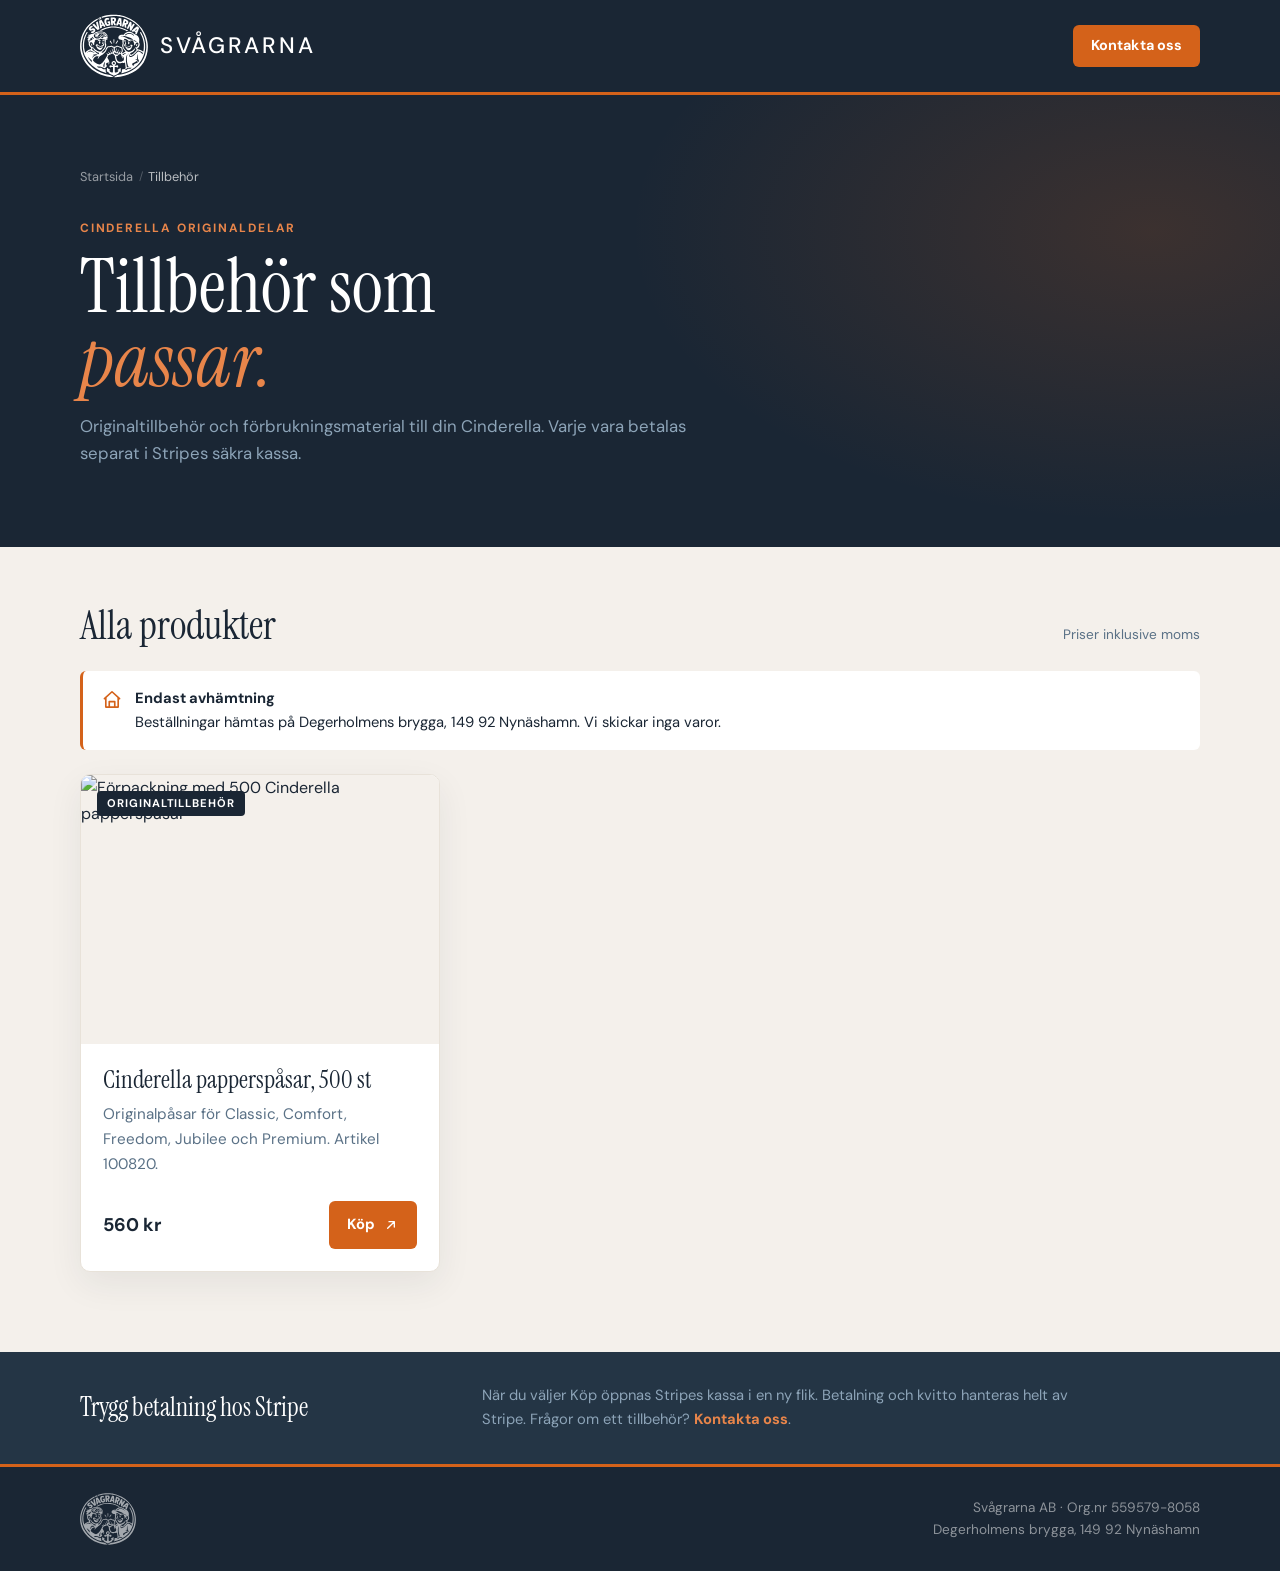
<file: pages/reservdelar.html>
<!DOCTYPE html>
<html lang="sv">
<head>
  <meta charset="UTF-8">
  <meta name="viewport" content="width=device-width, initial-scale=1.0">
  <meta name="description" content="Köp originaltillbehör och förbrukningsmaterial till Cinderella från Svågrarna AB. Säker betalning via Stripe.">
  <title>Tillbehör till Cinderella – Svågrarna AB</title>
  <link rel="canonical" href="https://svagrarna.se/pages/reservdelar.html">
  <meta name="robots" content="index, follow">
  <meta property="og:type" content="website">
  <meta property="og:title" content="Tillbehör till Cinderella – Svågrarna AB">
  <meta property="og:description" content="Originaltillbehör och förbrukningsmaterial till Cinderella. Säker betalning via Stripe.">
  <meta property="og:url" content="https://svagrarna.se/pages/reservdelar.html">
  <meta property="og:locale" content="sv_SE">
  <script type="application/ld+json">
  {
    "@context": "https://schema.org",
    "@type": "BreadcrumbList",
    "itemListElement": [
      {
        "@type": "ListItem",
        "position": 1,
        "name": "Startsida",
        "item": "https://svagrarna.se/"
      },
      {
        "@type": "ListItem",
        "position": 2,
        "name": "Tillbehör",
        "item": "https://svagrarna.se/pages/reservdelar.html"
      }
    ]
  }
  </script>
  <link rel="preconnect" href="https://fonts.googleapis.com">
  <link rel="preconnect" href="https://fonts.gstatic.com" crossorigin>
  <link href="https://fonts.googleapis.com/css2?family=DM+Sans:wght@400;500;600;700&family=Instrument+Serif:ital@0;1&display=swap" rel="stylesheet">
  <link rel="stylesheet" href="/styles/site.css">
  <style>
    .shop-inner { width: min(100% - 2rem, 1120px); margin-inline: auto; }

    .shop-hero { position: relative; overflow: hidden; padding: 4.5rem 0 5rem; color: var(--white); background: var(--navy); }
    .shop-hero::after { position: absolute; inset: 0; background: radial-gradient(ellipse 60% 95% at 90% 30%, rgba(212, 98, 26, 0.18), transparent 68%); content: ''; pointer-events: none; }
    .shop-hero__content { position: relative; z-index: 1; max-width: 680px; }
    .breadcrumb { display: flex; flex-wrap: wrap; align-items: center; gap: 0.35rem; margin: 0 0 2rem; color: rgba(255,255,255,0.4); font-size: 0.8rem; }
    .breadcrumb a { color: rgba(255,255,255,0.55); text-decoration: none; transition: color 0.2s; }
    .breadcrumb a:hover { color: var(--white); }
    .breadcrumb a:focus-visible { outline: 2px solid var(--rust-light); outline-offset: 3px; }
    .breadcrumb-sep { color: rgba(255,255,255,0.25); font-size: 0.7rem; user-select: none; }
    .breadcrumb-current { color: rgba(255,255,255,0.7); }
    .eyebrow { margin: 0 0 0.7rem; color: var(--rust-light); font-size: 0.75rem; font-weight: 700; letter-spacing: 0.15em; text-transform: uppercase; }
    h1 { max-width: 11ch; margin: 0 0 1rem; font: 400 clamp(2.7rem, 9vw, 4.7rem)/0.98 var(--font-display); }
    h1 em { color: var(--rust-light); font-weight: 400; }
    .intro { max-width: 52ch; margin: 0; color: var(--slate-light); font-size: 1.05rem; }

    .products { padding: 3.5rem 0 5rem; }
    .products__heading { display: flex; align-items: baseline; justify-content: space-between; gap: 1rem; margin-bottom: 1.5rem; }
    .products__heading h2 { margin: 0; font: 400 clamp(1.8rem, 5vw, 2.5rem)/1.1 var(--font-display); }
    .products__heading p { margin: 0; color: #5a7186; font-size: 0.85rem; }
    .pickup-notice { display: flex; align-items: flex-start; gap: 0.8rem; margin: 0 0 1.5rem; padding: 1rem 1.1rem; color: var(--navy); background: #fff; border-left: 3px solid var(--rust); border-radius: 6px; }
    .pickup-notice svg { width: 22px; height: 22px; flex: 0 0 auto; margin-top: 0.1rem; color: var(--rust); }
    .pickup-notice p { margin: 0; font-size: 0.92rem; line-height: 1.55; }
    .pickup-notice strong { display: block; margin-bottom: 0.1rem; }
    .product-grid { display: grid; grid-template-columns: 1fr; gap: 1.25rem; }
    .status { padding: 2rem; color: #5a7186; background: var(--white); border: 1px solid var(--sand-dark); border-radius: 8px; }
    .status--error { color: #822d18; border-color: #d7a08f; }

    .purchase-note { padding: 2rem 0; color: var(--white); background: var(--navy-mid); }
    .purchase-note .shop-inner { display: grid; gap: 1rem; }
    .purchase-note h2 { margin: 0; font: 400 1.6rem/1.2 var(--font-display); }
    .purchase-note p { max-width: 62ch; margin: 0; color: var(--slate-light); font-size: 0.92rem; }
    .purchase-note a { color: var(--rust-light); font-weight: 700; }

    @media (min-width: 620px) {
      .product-grid { grid-template-columns: repeat(2, minmax(0, 1fr)); }
      .purchase-note .shop-inner { grid-template-columns: 0.7fr 1.3fr; align-items: center; }
    }

    @media (min-width: 940px) {
      .shop-inner { width: min(100% - 4rem, 1120px); }
      .product-grid { grid-template-columns: repeat(3, minmax(0, 1fr)); }
    }

    @media (prefers-reduced-motion: reduce) { * { scroll-behavior: auto !important; } }
  </style>
</head>
<body class="page-sand">
  <header class="site-header">
    <div class="header-inner">
      <a class="header-brand" href="/" aria-label="Svågrarna AB, startsida">
        <img src="/sv%C3%A5grarna.svg" alt="" class="header-logo">
        <span class="header-wordmark">SVÅGRARNA</span>
      </a>
      <div class="header-actions">
        <a href="/#kontakt" class="btn-call" aria-label="Kontakta oss">
          <span class="btn-label-short">Kontakt</span>
          <span class="btn-label-long">Kontakta oss</span>
        </a>
      </div>
    </div>
  </header>

  <main>
    <section class="shop-hero">
      <div class="shop-inner">
        <div class="shop-hero__content">
          <nav class="breadcrumb" aria-label="Brödsmulor">
            <a href="/">Startsida</a>
            <span class="breadcrumb-sep" aria-hidden="true">/</span>
            <span class="breadcrumb-current">Tillbehör</span>
          </nav>
          <p class="eyebrow">Cinderella originaldelar</p>
          <h1>Tillbehör som <em>passar.</em></h1>
          <p class="intro">Originaltillbehör och förbrukningsmaterial till din Cinderella. Varje vara betalas separat i Stripes säkra kassa.</p>
        </div>
      </div>
    </section>

    <section class="products" aria-labelledby="products-heading">
      <div class="shop-inner">
        <div class="products__heading">
          <h2 id="products-heading">Alla produkter</h2>
          <p>Priser inklusive moms</p>
        </div>
        <div class="pickup-notice" role="note" aria-label="Information om avhämtning">
          <svg viewBox="0 0 24 24" fill="none" aria-hidden="true"><path d="M3.75 10.5 12 3l8.25 7.5M5.25 9.25v10.5h13.5V9.25M9 19.75v-6h6v6" stroke="currentColor" stroke-width="1.8" stroke-linecap="round" stroke-linejoin="round"/></svg>
          <p><strong>Endast avhämtning</strong>Beställningar hämtas på Degerholmens brygga, 149 92 Nynäshamn. Vi skickar inga varor.</p>
        </div>
        <div id="product-grid" class="product-grid" aria-live="polite">
          <p class="status">Laddar produkter …</p>
        </div>
      </div>
    </section>

    <aside class="purchase-note" aria-labelledby="safe-payment-heading">
      <div class="shop-inner">
        <h2 id="safe-payment-heading">Trygg betalning hos Stripe</h2>
        <p>När du väljer Köp öppnas Stripes kassa i en ny flik. Betalning och kvitto hanteras helt av Stripe. Frågor om ett tillbehör? <a href="/#kontakt">Kontakta oss</a>.</p>
      </div>
    </aside>
  </main>

  <footer class="site-footer">
    <div class="footer-inner">
      <img src="/sv%C3%A5grarna.svg" alt="Svågrarna AB" class="footer-logo">
      <p class="footer-info">Svågrarna AB · Org.nr 559579-8058<br>Degerholmens brygga, 149 92 Nynäshamn</p>
    </div>
  </footer>

  <script type="module">
    import '/components/ProductCard.js';
    import { loadPaymentLinks } from '/data/payment-config.js';

    const grid = document.querySelector('#product-grid');

    try {
      const [productsResponse, paymentLinks] = await Promise.all([
        fetch('/data/products.json'),
        loadPaymentLinks(),
      ]);

      if (!productsResponse.ok) {
        throw new Error('Product data could not be loaded');
      }

      const products = await productsResponse.json();

      grid.replaceChildren();

      if (products.length === 0) {
        grid.innerHTML = '<p class="status">Inga produkter finns publicerade just nu.</p>';
      } else {
        products.forEach((product) => {
          const card = document.createElement('product-card');
          card.product = product;
          card.checkoutUrl = paymentLinks[product.id] || '';
          grid.append(card);
        });
      }
    } catch (error) {
      console.error(error);
      grid.innerHTML = '<p class="status status--error">Produkterna kunde inte laddas. Försök igen senare eller kontakta oss.</p>';
    }
  </script>
</body>
</html>
</file>
<file: styles/site.css>
:root {
  --rust: #d4621a;
  --rust-dark: #b8520f;
  --rust-light: #e8854a;
  --navy: #1a2634;
  --navy-mid: #243545;
  --navy-light: #2e4356;
  --slate: #5a7186;
  --slate-light: #8da4b8;
  --sand: #f4f0eb;
  --sand-dark: #e8e2d9;
  --white: #ffffff;
  --text: #1a2634;
  --text-light: #5a7186;
  --text-body: #3d4f5f;

  --font-display: 'Instrument Serif', Georgia, serif;
  --font-body: 'DM Sans', system-ui, sans-serif;

  --space-xs: 0.5rem;
  --space-sm: 0.75rem;
  --space-md: 1rem;
  --space-lg: 1.5rem;
  --space-xl: 2rem;
  --space-2xl: 3rem;
  --space-3xl: 4rem;
  --space-4xl: 6rem;
}

*, *::before, *::after {
  box-sizing: border-box;
  margin: 0;
  padding: 0;
}

html {
  scroll-behavior: smooth;
  -webkit-text-size-adjust: 100%;
  background: var(--navy);
}

body {
  overflow-x: hidden;
  color: var(--text);
  background: var(--white);
  font: 400 16px/1.6 var(--font-body);
  -webkit-font-smoothing: antialiased;
}

body.page-sand { background: var(--sand); }

img, svg {
  display: block;
  max-width: 100%;
}

a {
  color: inherit;
  text-decoration: none;
}

button {
  border: none;
  font-family: inherit;
  cursor: pointer;
}

.site-header {
  position: sticky;
  z-index: 100;
  top: 0;
  padding: 0.75rem 1rem;
  background: var(--navy);
  border-bottom: 3px solid var(--rust);
}

.header-inner {
  display: flex;
  max-width: 1120px;
  align-items: center;
  justify-content: space-between;
  gap: 1rem;
  margin: 0 auto;
}

.header-brand {
  display: flex;
  flex-shrink: 0;
  align-items: center;
  gap: 0.75rem;
}

.header-logo {
  width: auto;
  height: 60px;
  flex-shrink: 0;
  filter: brightness(0) invert(1);
}

.header-wordmark {
  color: var(--white);
  font-size: 1.2rem;
  font-weight: 500;
  letter-spacing: 0.12em;
  white-space: nowrap;
}

.header-actions {
  display: flex;
  align-items: center;
  gap: 0.75rem;
}

.btn-call {
  display: inline-flex;
  align-items: center;
  gap: 0.4rem;
  padding: 0.6rem 1.1rem;
  color: var(--white);
  background: var(--rust);
  border-radius: 6px;
  font-size: 0.9rem;
  font-weight: 700;
  letter-spacing: 0.01em;
  white-space: nowrap;
  transition: background 0.2s, transform 0.15s;
}

.btn-call:hover { background: var(--rust-dark); }
.btn-call:active { transform: scale(0.97); }
.btn-call:focus-visible { outline: 3px solid var(--rust-light); outline-offset: 3px; }

.btn-call svg {
  width: 18px;
  height: 18px;
  flex-shrink: 0;
}

.btn-call .btn-label-long { display: none; }

.site-footer {
  padding: 1.5rem 1rem;
  color: rgba(255, 255, 255, 0.5);
  background: var(--navy);
  border-top: 3px solid var(--rust);
}

.footer-inner {
  display: flex;
  max-width: 1120px;
  flex-wrap: wrap;
  align-items: center;
  justify-content: space-between;
  gap: 1rem;
  margin: 0 auto;
}

.footer-logo {
  width: auto;
  height: 56px;
  opacity: 0.6;
  filter: brightness(0) invert(1);
}

.footer-info {
  font-size: 0.85rem;
  text-align: right;
}

.footer-info a {
  color: rgba(255, 255, 255, 0.7);
  transition: color 0.2s;
}

.footer-info a:hover { color: var(--white); }

@media (min-width: 480px) {
  .btn-call .btn-label-short { display: none; }
  .btn-call .btn-label-long { display: inline; }
}

@media (min-width: 768px) {
  .site-header { padding: 0.75rem 2rem; }
  .header-logo { height: 68px; }
  .header-wordmark { font-size: 1.4rem; }
}

@media (max-width: 600px) {
  .btn-call { min-height: 48px; }
}

@media (prefers-reduced-motion: reduce) {
  html { scroll-behavior: auto; }
}
</file>
